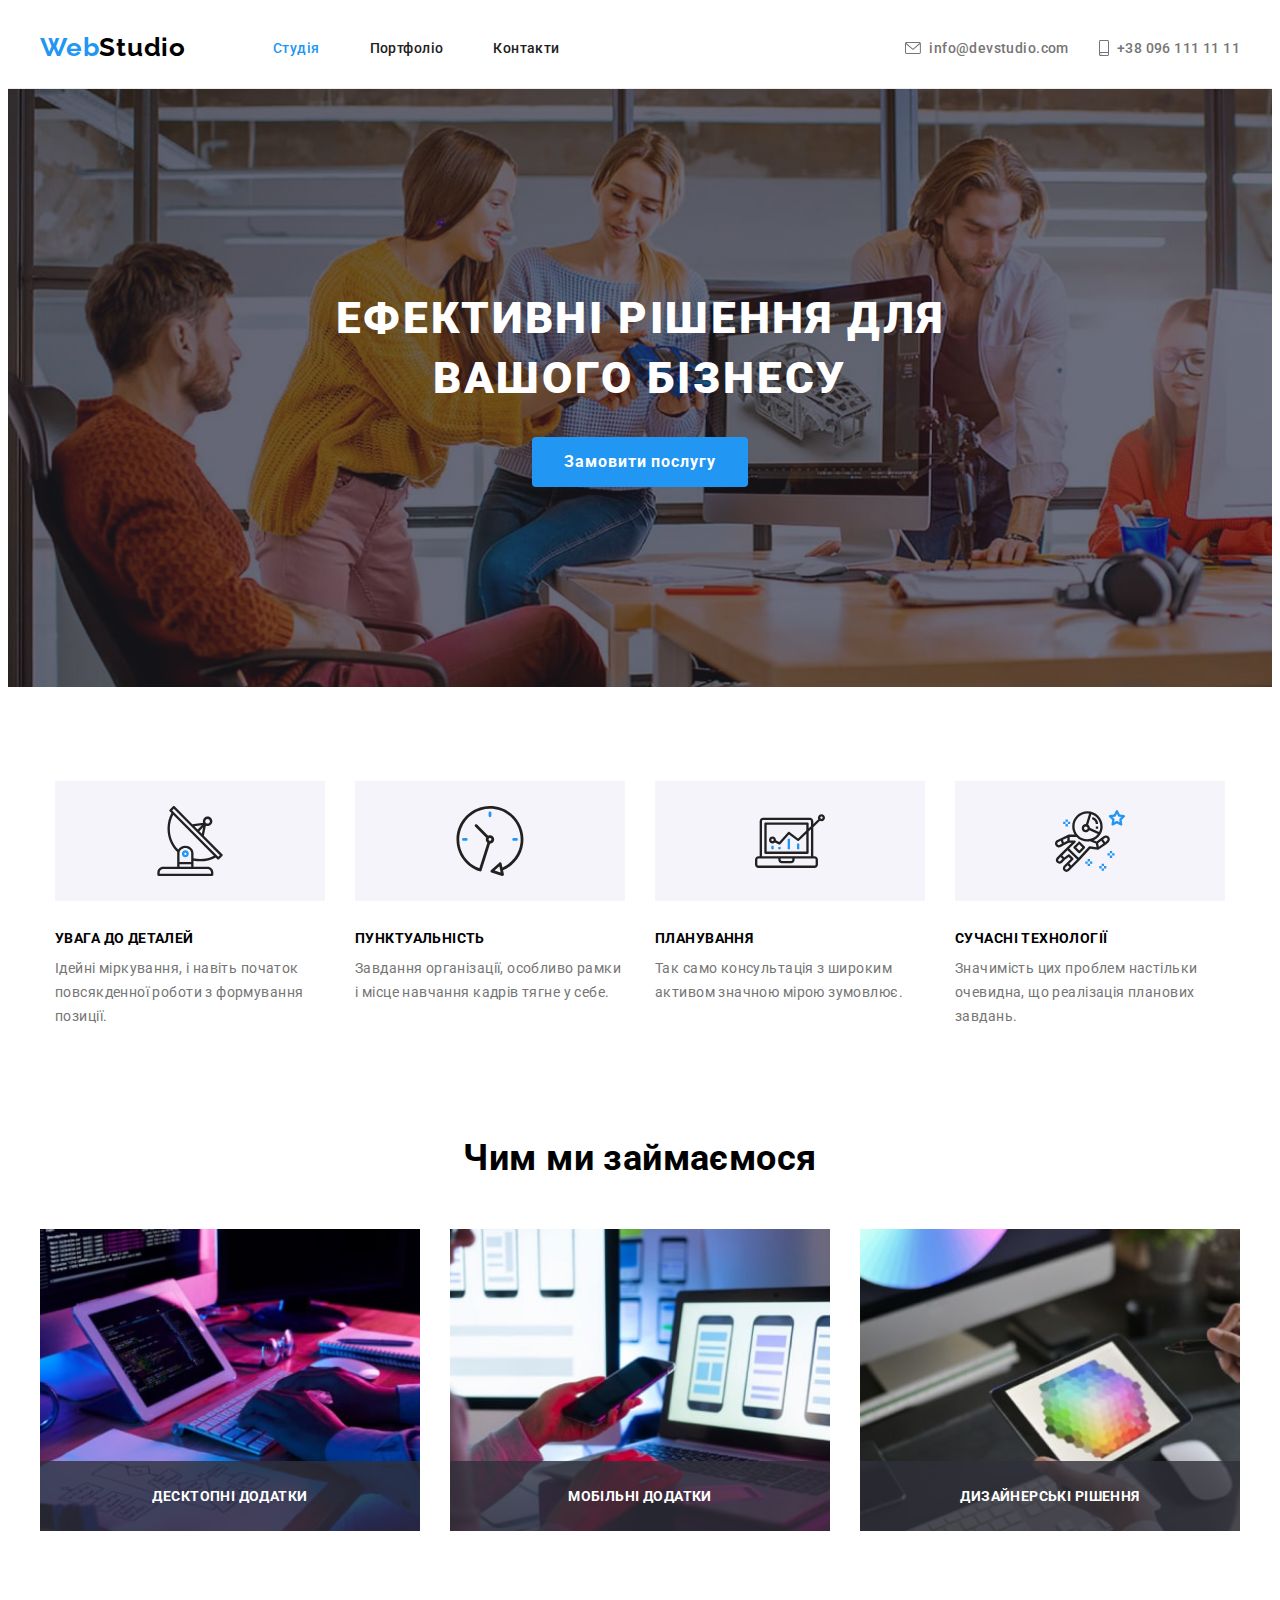
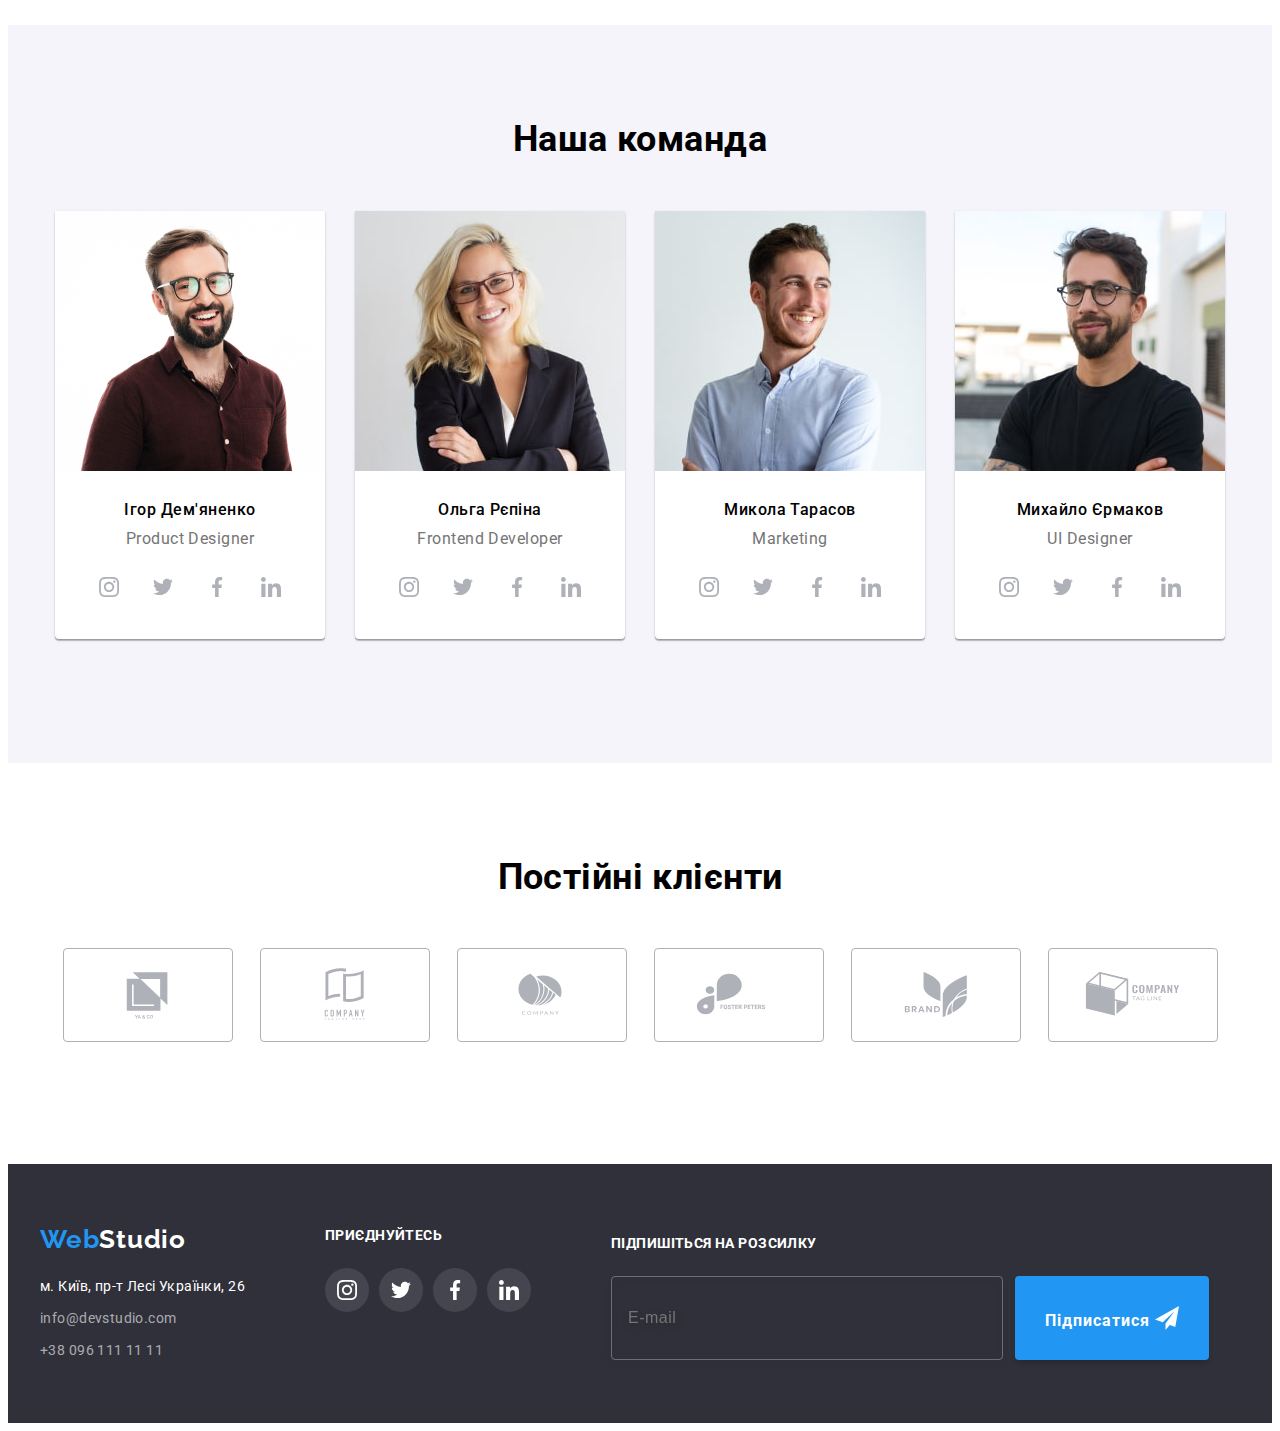
<file: index.html>
<!DOCTYPE html>
<html lang="uk">
  <head>
    <meta charset="UTF-8" />
    <meta http-equiv="X-UA-Compatible" content="IE=edge" />
    <meta name="viewport" content="width=device-width, initial-scale=1.0" />
    <link rel="preconnect" href="https://fonts.googleapis.com" />
    <link rel="preconnect" href="https://fonts.gstatic.com" crossorigin />
    <link
      href="https://fonts.googleapis.com/css2?family=Raleway:wght@700;900&family=Roboto:wght@400;500;700;900&display=swap"
      rel="stylesheet"
    />
    <link
      rel="stylesheet"
      href="https://cdnjs.cloudflare.com/ajax/libs/modern-normalize/1.1.0/modern-normalize.min.css"
      integrity="sha512-wpPYUAdjBVSE4KJnH1VR1HeZfpl1ub8YT/NKx4PuQ5NmX2tKuGu6U/JRp5y+Y8XG2tV+wKQpNHVUX03MfMFn9Q=="
      crossorigin="anonymous"
      referrerpolicy="no-referrer"
    />
    <!-- <link rel="stylesheet" href="./css/style.css" /> -->
    <!-- <link rel="stylesheet" href="./css/main.css" /> -->
    <!-- <link rel="stylesheet" href="./sass/main.scss" /> -->
    <link rel="stylesheet" href="./css/main.min.css" />
    <title>Document</title>
  </head>
  <body>
    <!-- Header -->
    <header class="header">
      <div class="container header-container">
        <nav class="navigation">
          <a class="logo link" href="" lang="en"
            >Web<span class="logo-dark">Studio</span>
          </a>
          <ul class="nav list">
            <li class="nav__item">
              <a class="nav__link link active" href="./index.html">Студія</a>
            </li>
            <li class="nav__item">
              <a class="nav__link link" href="./portfolio.html"> Портфоліо</a>
            </li>
            <li class="nav__item">
              <a class="nav__link link" href="">Контакти</a>
            </li>
          </ul>
        </nav>
        <ul class="contacts-header list">
          <li class="contacts-header__item">
            <a
              class="contacts-header__mail link"
              href="mailto:info@devstudio.com"
            >
              <svg class="contacts-header__mail-icon" width="16" height="12">
                <use
                  href="./images/svg/symbol-defs.svg#icon-envelope-hover"
                ></use>
              </svg>
              info@devstudio.com</a
            >
          </li>
          <li class="contacts-header__item">
            <a class="contacts-header__number link" href="tel:+380961111111">
              <svg class="contacts-header__number-icon" width="10" height="16">
                <use href="./images/svg/symbol-defs.svg#icon-smartphone"></use>
              </svg>
              +38 096 111 11 11</a
            >
          </li>
        </ul>
        <button type="button" class="mobile-menu-btn js-open-menu">
          <svg class="burger-menu" width="24px" height="16px">
            <use href="./images/svg/symbol-defs.svg#burger-menu-icon"></use>
          </svg>
        </button>
      </div>

      <div class="mobile-menu js-menu-container">
        <div class="container mobile-menu__container">
          <button type="button" class="mobile-menu__closed-btn js-close-menu">
            <svg class="mobile-menu__closed-icon" width="40" height="40">
              <use href="./images/svg/symbol-defs.svg#icon-close"></use>
            </svg>
          </button>
          <ul class="nav-element list">
            <li class="nav-item">
              <a class="nav-link active" href="./index.html">Студія</a>
            </li>
            <li class="nav-item">
              <a class="nav-link" href="./portfolio.html">Портфоліо</a>
            </li>
            <li class="nav-item"><a class="nav-link" href="">Контакти</a></li>
          </ul>
          <ul class="contact-information list">
            <li class="contact-information__item">
              <a class="contact-information__number" href="tel:+380961111111"
                >+38 096 111 11 11</a
              >
            </li>
            <li class="contact-information__item">
              <a
                class="contact-information__mail"
                href="mailto:info@devstudio.com"
                >info@devstudio.com</a
              >
            </li>
          </ul>
          <ul class="social-list-menu list">
            <li class="social-list-menu__item">
              <a class="social-list-menu__link" href="">Instagram</a>
            </li>
            <li class="social-list-menu__item">
              <a class="social-list-menu__link" href="">Twitter</a>
            </li>
            <li class="social-list-menu__item">
              <a class="social-list-menu__link" href="">Facebook</a>
            </li>
            <li class="social-list-menu__item">
              <a class="social-list-menu__link" href="">LinkedIn</a>
            </li>
          </ul>
        </div>
      </div>
    </header>
    <main class="main">
      <!-- Main-banner -->
      <section class="main-banner">
        <div class="container">
          <h1 class="main-title">
            Ефективні рішення для <br />
            вашого бізнесу
          </h1>
          <button class="main-button" type="button" data-modal-open>
            Замовити послугу
          </button>
        </div>
      </section>

      <!-- main-list -->
      <section class="main-list">
        <div class="container">
          <h2 class="visually-hidden">Особливості бізнесу</h2>
          <ul class="main-list__list-page list">
            <li class="main-list__item-page">
              <div class="main-list__item-page-bg">
                <svg class="main-list__item-page-svg">
                  <use
                    href="./images/svg/symbol-defs.svg#icon-antenna-1-1-1"
                  ></use>
                </svg>
              </div>
              <h3 class="title-page">УВАГА ДО ДЕТАЛЕЙ</h3>
              <p class="desc-page">
                Ідейні міркування, і навіть початок повсякденної роботи з
                формування позиції.
              </p>
            </li>
            <li class="main-list__item-page">
              <div class="main-list__item-page-bg">
                <svg class="main-list__item-page-svg">
                  <use href="./images/svg/symbol-defs.svg#icon-clock-1 "></use>
                </svg>
              </div>
              <h3 class="title-page">ПУНКТУАЛЬНІСТЬ</h3>
              <p class="desc-page">
                Завдання організації, особливо рамки і місце навчання кадрів
                тягне у себе.
              </p>
            </li>
            <li class="main-list__item-page">
              <div class="main-list__item-page-bg">
                <svg class="main-list__item-page-svg">
                  <use href="./images/svg/symbol-defs.svg#icon-diagram-1"></use>
                </svg>
              </div>
              <h3 class="title-page">ПЛАНУВАННЯ</h3>
              <p class="desc-page">
                Так само консультація з широким активом значною мірою зумовлює.
              </p>
            </li>
            <li class="main-list__item-page">
              <div class="main-list__item-page-bg">
                <svg class="main-list__item-page-svg">
                  <use
                    href="./images/svg/symbol-defs.svg#icon-astronaut-1-1"
                  ></use>
                </svg>
              </div>
              <h3 class="title-page">СУЧАСНІ ТЕХНОЛОГІЇ</h3>
              <p class="desc-page">
                Значимість цих проблем настільки очевидна, що реалізація
                планових завдань.
              </p>
            </li>
          </ul>
        </div>
      </section>
      <!-- Works -->
      <section class="works section">
        <div class="container">
          <h2 class="title-works title-section">Чим ми займаємося</h2>
          <ul class="works__list list">
            <li class="works__item">
              <picture>
                <source
                  srcset="
                    ./images/works/work-1-min.jpg            1x,
                    ./images/works/work-1-desktop@2x-min.jpg 2x
                  "
                  media="(min-width:1200px)"
                />

                <img
                  src="./images/works/work-1-min.jpg"
                  alt="Продукт дизайнер"
                  width="450"
                  class="team-img team-person-1"
                />
              </picture>
              <p class="works__text">Десктопні додатки</p>
            </li>
            <li class="works__item">
              <picture>
                <source
                  srcset="
                    ./images/works/work-2-min.jpg            1x,
                    ./images/works/work-2-desktop@2x-min.jpg 2x
                  "
                  media="(min-width:1200px)"
                />

                <img
                  src="./images/works/work-2-min.jpg"
                  alt="Продукт дизайнер"
                  width="450"
                  class="team-img team-person-1"
                />
              </picture>
              <p class="works__text">Мобільні додатки</p>
            </li>
            <li class="works__item">
              <picture>
                <source
                  srcset="
                    ./images/works/work-3-min.jpg            1x,
                    ./images/works/work-3-desktop@2x-min.jpg 2x
                  "
                  media="(min-width:1200px)"
                />

                <img
                  src="./images/works/work-3-min.jpg"
                  alt="Продукт дизайнер"
                  width="450"
                  class="team-img team-person-1"
                />
              </picture>
              <p class="works__text">Дизайнерські рішення</p>
            </li>
          </ul>
        </div>
      </section>
      <!-- Team -->
      <section class="team section">
        <div class="container">
          <h2 class="team-title title-section">Наша команда</h2>
          <ul class="team-list list">
            <li class="team-item">
              <picture>
                <source
                  srcset="
                    ./images/comand/pr-designer-desktop@1x.jpg    1x,
                    ./images/comand/pr-designer-desktop@1x@2x.jpg 2x
                  "
                  media="(min-width:1200px)"
                />

                <source
                  srcset="
                    ./images/comand/pr-designer-tablet@1x.jpg-min.jpg 1x,
                    ./images/comand/pr-designer-tablet@2x.jpg-min.jpg 2x
                  "
                  media="(min-width:768px)"
                />
                <source
                  srcset="
                    ./images/comand/pr-designer-mobile@1x.jpg-min.jpg 1x,
                    ./images/comand/pr-designer-mobile@2x.jpg-min.jpg 2x
                  "
                  media="(min-width:320px)"
                />
                <img
                  src="./images/comand/pr-designer-min.jpg"
                  alt="Продукт дизайнер"
                  width="450"
                  class="team-img team-person-1"
                />
              </picture>

              <div class="team-content">
                <h3 class="team-name">Ігор Дем'яненко</h3>
                <p class="team-person">Product Designer</p>
                <ul class="social-list list">
                  <li class="social-list-item">
                    <a href="" class="social-list-link">
                      <svg class="social-list-icon" width="20" height="20">
                        <use
                          href="./images/svg/symbol-defs.svg#icon-instagram-2"
                          width="20"
                        ></use>
                      </svg>
                    </a>
                  </li>
                  <li class="social-list-item">
                    <a href="" class="social-list-link">
                      <svg class="social-list-icon" width="20" height="20">
                        <use
                          href="./images/svg/symbol-defs.svg#icon-twitter-1"
                          width="20"
                        ></use>
                      </svg>
                    </a>
                  </li>
                  <li class="social-list-item">
                    <a href="" class="social-list-link">
                      <svg class="social-list-icon" width="20" height="20">
                        <use
                          href="./images/svg/symbol-defs.svg#icon-facebook-1"
                          width="20"
                        ></use>
                      </svg>
                    </a>
                  </li>
                  <li class="social-list-item">
                    <a href="" class="social-list-link">
                      <svg class="social-list-icon" width="20" height="20">
                        <use
                          href="./images/svg/symbol-defs.svg#icon-linkedin-1"
                          width="20"
                        ></use>
                      </svg>
                    </a>
                  </li>
                </ul>
              </div>
            </li>
            <li class="team-item">
              <picture>
                <source
                  srcset="
                    ./images/comand/pr-developer-desktop@1x-min.jpg 1x,
                    ./images/comand/pr-developer-desktop@2x-min.jpg 2x
                  "
                  media="(min-width:1200px)"
                />

                <source
                  srcset="
                    ./images/comand/pr-developer-tablet@1x.jpg-min.jpg 1x,
                    ./images/comand/pr-developer-tablet@2x.jpg-min.jpg 2x
                  "
                  media="(min-width:768px)"
                />
                <source
                  srcset="
                    ./images/comand/pr-developer-mobile@1x.jpg-min.jpg 1x,
                    ./images/comand/pr-developer-mobile@2x.jpg-min.jpg 2x
                  "
                  media="(min-width:320px)"
                />
                <img
                  src="./images/comand/developer-min.jpg"
                  alt="Продукт дизайнер"
                  width="450"
                  class="team-img team-person-1"
                />
              </picture>
              <div class="team-content">
                <h3 class="team-name">Ольга Рєпіна</h3>
                <p class="team-person">Frontend Developer</p>
                <ul class="social-list list">
                  <li class="social-list-item">
                    <a href="" class="social-list-link">
                      <svg class="social-list-icon" width="20" height="20">
                        <use
                          href="./images/svg/symbol-defs.svg#icon-instagram-2"
                          width="20"
                        ></use>
                      </svg>
                    </a>
                  </li>
                  <li class="social-list-item">
                    <a href="" class="social-list-link">
                      <svg class="social-list-icon" width="20" height="20">
                        <use
                          href="./images/svg/symbol-defs.svg#icon-twitter-1"
                          width="20"
                        ></use>
                      </svg>
                    </a>
                  </li>
                  <li class="social-list-item">
                    <a href="" class="social-list-link">
                      <svg class="social-list-icon" width="20" height="20">
                        <use
                          href="./images/svg/symbol-defs.svg#icon-facebook-1"
                          width="20"
                        ></use>
                      </svg>
                    </a>
                  </li>
                  <li class="social-list-item">
                    <a href="" class="social-list-link">
                      <svg class="social-list-icon" width="20" height="20">
                        <use
                          href="./images/svg/symbol-defs.svg#icon-linkedin-1"
                          width="20"
                        ></use>
                      </svg>
                    </a>
                  </li>
                </ul>
              </div>
            </li>
            <li class="team-item">
              <picture>
                <source
                  srcset="
                    ./images/comand/pr-marketing-desktop@1x-min.jpg 1x,
                    ./images/comand/pr-marketing-desktop@2x-min.jpg 2x
                  "
                  media="(min-width:1200px)"
                />

                <source
                  srcset="
                    ./images/comand/pr-marketing-tablet@1x.jpg-min.jpg 1x,
                    ./images/comand/pr-marketing-tablet@2x.jpg-min.jpg 2x
                  "
                  media="(min-width:768px)"
                />
                <source
                  srcset="
                    ./images/comand/pr-marketing-mobile@1x.jpg-min.jpg 1x,
                    ./images/comand/pr-marketing-mobile@2x.jpg-min.jpg 2x
                  "
                  media="(min-width:320px)"
                />
                <img
                  src="./images/comand/marketing-min.jpg"
                  alt="Продукт дизайнер"
                  width="450"
                  class="team-img team-person-1"
                />
              </picture>
              <div class="team-content">
                <h3 class="team-name">Микола Тарасов</h3>
                <p class="team-person">Marketing</p>
                <ul class="social-list list">
                  <li class="social-list-item">
                    <a href="" class="social-list-link">
                      <svg class="social-list-icon" width="20" height="20">
                        <use
                          href="./images/svg/symbol-defs.svg#icon-instagram-2"
                          width="20"
                        ></use>
                      </svg>
                    </a>
                  </li>
                  <li class="social-list-item">
                    <a href="" class="social-list-link">
                      <svg class="social-list-icon" width="20" height="20">
                        <use
                          href="./images/svg/symbol-defs.svg#icon-twitter-1"
                          width="20"
                        ></use>
                      </svg>
                    </a>
                  </li>
                  <li class="social-list-item">
                    <a href="" class="social-list-link">
                      <svg class="social-list-icon" width="20" height="20">
                        <use
                          href="./images/svg/symbol-defs.svg#icon-facebook-1"
                          width="20"
                        ></use>
                      </svg>
                    </a>
                  </li>
                  <li class="social-list-item">
                    <a href="" class="social-list-link">
                      <svg class="social-list-icon" width="20" height="20">
                        <use
                          href="./images/svg/symbol-defs.svg#icon-linkedin-1"
                          width="20"
                        ></use>
                      </svg>
                    </a>
                  </li>
                </ul>
              </div>
            </li>
            <li class="team-item">
              <picture>
                <source
                  srcset="
                    ./images/comand/ui-designer-desktop@1x-min.jpg 1x,
                    ./images/comand/ui-designer-desktop@2x-min.jpg 2x
                  "
                  media="(min-width:1200px)"
                />

                <source
                  srcset="
                    ./images/comand/ui-deinger-tabletx1.jpg.jpg 1x,
                    ./images/comand/ui-deinger-tabletx2.jpg.jpg 2x
                  "
                  media="(min-width:768px)"
                />
                <source
                  srcset="
                    ./images/comand/ui-designer-mobilex1.jpg.jpg 1x,
                    ./images/comand/ui-designer-mobilex1.jpg.jpg 2x
                  "
                  media="(min-width:320px)"
                />
                <img
                  src="./images/comand/ui-designer-min.jpg"
                  alt="Продукт дизайнер"
                  width="450"
                  class="team-img team-person-1"
                />
              </picture>
              <div class="team-content">
                <h3 class="team-name">Михайло Єрмаков</h3>
                <p class="team-person">UI Designer</p>
                <ul class="social-list list">
                  <li class="social-list-item">
                    <a href="" class="social-list-link">
                      <svg class="social-list-icon" width="20" height="20">
                        <use
                          href="./images/svg/symbol-defs.svg#icon-instagram-2"
                          width="20"
                        ></use>
                      </svg>
                    </a>
                  </li>
                  <li class="social-list-item">
                    <a href="" class="social-list-link">
                      <svg class="social-list-icon" width="20" height="20">
                        <use
                          href="./images/svg/symbol-defs.svg#icon-twitter-1"
                          width="20"
                        ></use>
                      </svg>
                    </a>
                  </li>
                  <li class="social-list-item">
                    <a href="" class="social-list-link">
                      <svg class="social-list-icon" width="20" height="20">
                        <use
                          href="./images/svg/symbol-defs.svg#icon-facebook-1"
                          width="20"
                        ></use>
                      </svg>
                    </a>
                  </li>
                  <li class="social-list-item">
                    <a href="" class="social-list-link">
                      <svg class="social-list-icon" width="20" height="20">
                        <use
                          href="./images/svg/symbol-defs.svg#icon-linkedin-1"
                          width="20"
                        ></use>
                      </svg>
                    </a>
                  </li>
                </ul>
              </div>
            </li>
          </ul>
        </div>
      </section>
      <section class="partner section">
        <div class="container">
          <h2 class="partner-title title-section">Постійні клієнти</h2>
          <ul class="partner-list list">
            <li class="partner-list-item">
              <a href="" class="partner-list-link">
                <svg class="partner-list-icon" width="106" height="60">
                  <use href="images/svg/symbol-defs.svg#icon-Logo-6 "></use>
                </svg>
              </a>
            </li>
            <li class="partner-list-item">
              <a href="" class="partner-list-link">
                <svg class="partner-list-icon" width="106" height="60">
                  <use href="images/svg/symbol-defs.svg#icon-Logo-1-1 "></use>
                </svg>
              </a>
            </li>
            <li class="partner-list-item">
              <a href="" class="partner-list-link">
                <svg class="partner-list-icon" width="106" height="60">
                  <use href="images/svg/symbol-defs.svg#icon-Logo-2-1 "></use>
                </svg>
              </a>
            </li>
            <li class="partner-list-item">
              <a href="" class="partner-list-link">
                <svg class="partner-list-icon" width="106" height="60">
                  <use href="images/svg/symbol-defs.svg#icon-Logo-3-1 "></use>
                </svg>
              </a>
            </li>
            <li class="partner-list-item">
              <a href="" class="partner-list-link">
                <svg class="partner-list-icon" width="106" height="60">
                  <use href="images/svg/symbol-defs.svg#icon-Logo-4-1 "></use>
                </svg>
              </a>
            </li>
            <li class="partner-list-item">
              <a href="" class="partner-list-link">
                <svg class="partner-list-icon" width="106" height="60">
                  <use href="images/svg/symbol-defs.svg#icon-Logo-5-1 "></use>
                </svg>
              </a>
            </li>
          </ul>
        </div>
      </section>
    </main>
    <!-- Footer -->
    <footer class="footer">
      <div class="container">
        <div class="footer-list">
          <div class="footer-block">
            <div class="footer-item">
              <a class="logo link" href="" lang="en"
                >Web<span class="logo-light">Studio</span></a
              >
              <address class="address">
                <ul class="address-list list">
                  <li class="address-item">
                    <a
                      class="address-link addres-street"
                      href="https://goo.gl/maps/nNuL6ZfspfBwPJXE8"
                      target="_blank"
                      >м. Київ, пр-т Лесі Українки, 26</a
                    >
                  </li>
                  <li class="address-item">
                    <a class="address-link" href="mailto:info@devstudio.com"
                      >info@devstudio.com</a
                    >
                  </li>
                  <li class="address-item">
                    <a class="address-link" href="tel:+380961111111"
                      >+38 096 111 11 11</a
                    >
                  </li>
                </ul>
              </address>
            </div>
            <div class="footer-social">
              <p class="social-text">приєднуйтесь</p>
              <ul class="footer-social-list list">
                <li class="footer-social-item">
                  <a href="" class="footer-social-link">
                    <svg class="footer-social-icon" width="20" height="20">
                      <use
                        href="./images/svg/symbol-defs.svg#icon-instagram-2"
                      ></use>
                    </svg>
                  </a>
                </li>
                <li class="footer-social-item">
                  <a href="" class="footer-social-link">
                    <svg class="footer-social-icon" width="20" height="20">
                      <use
                        href="./images/svg/symbol-defs.svg#icon-twitter-1"
                      ></use>
                    </svg>
                  </a>
                </li>
                <li class="footer-social-item">
                  <a href="" class="footer-social-link">
                    <svg class="footer-social-icon" width="20" height="20">
                      <use
                        href="./images/svg/symbol-defs.svg#icon-facebook-1"
                      ></use>
                    </svg>
                  </a>
                </li>
                <li class="footer-social-item">
                  <a href="" class="footer-social-link">
                    <svg class="footer-social-icon" width="20" height="20">
                      <use
                        href="./images/svg/symbol-defs.svg#icon-linkedin-1"
                      ></use>
                    </svg>
                  </a>
                </li>
              </ul>
            </div>
          </div>
          <div class="footer-email">
            <p class="email-text">Підпишіться на розсилку</p>
            <form class="email-input-form">
              <input type="text" placeholder="E-mail" />
              <button type="submit" class="btn-footer-input">
                Підписатися
                <svg class="email-button-telegram" width="24" height="24">
                  <use href="./images/svg/symbol-defs.svg#icon-icon-send"></use>
                </svg>
              </button>
            </form>
          </div>
        </div>
      </div>
    </footer>
    <div class="backdrop is-hidden" data-modal>
      <div class="modal">
        <button type="button" class="modal-close-btn" data-modal-close>
          <svg class="modal-close" width="18" height="18">
            <use href="./images/svg/symbol-defs.svg#icon-close"></use>
          </svg>
        </button>
        <form class="contacts-form">
          <p class="modal-title">Залиште свої дані, ми вам передзвонимо</p>
          <label class="contacts-form-field">
            <span class="contacts-form-field-wrapper">
              <span class="user">Ім'я</span>
              <input
                name="user-name"
                class="contact-field-name contact-field"
              />
              <svg class="contacts-form-icon" width="18" height="18">
                <use
                  href="./images/svg/symbol-defs.svg#icon-person-black"
                ></use>
              </svg>
            </span>
          </label>
          <label class="contacts-form-field">
            <span class="contacts-form-field-wrapper">
              <span class="user">Телефон</span>
              <input
                name="user-name"
                class="contact-field-phone contact-field"
              />
              <svg class="contacts-form-icon" width="18" height="18">
                <use href="./images/svg/symbol-defs.svg#icon-phone-black"></use>
              </svg>
            </span>
          </label>
          <label class="contacts-form-field">
            <span class="contacts-form-field-wrapper">
              <span class="user">Пошта</span>
              <input
                name="user-name"
                class="contact-field-mail contact-field"
              />
              <svg class="contacts-form-icon" width="18" height="18">
                <use href="./images/svg/symbol-defs.svg#icon-email-black"></use>
              </svg>
            </span>
          </label>
          <span class="contacts-form-message-wrapper">
            <span class="user">Коментар</span>
            <textarea
              name="user-message"
              class="contact-field-message contact-field"
              placeholder="Введіть текст"
            ></textarea>
          </span>
          <div class="contact-form-text">
            <input
              type="checkbox"
              id="check"
              class="contact-form-text-desc visually-hidden"
            />
            <label class="contact-form-text-info" for="check">
              <span>
                Погоджуюся з розсилкою та приймаю&nbsp;<a
                  href="#"
                  class="contacts-form-link"
                  >Умови договору</a
                >
              </span>
            </label>
          </div>
          <button type="submit" class="contacts-form-btn">Відправити</button>
        </form>
      </div>
    </div>
    <script src="./js/modal.js"></script>
    <script src="./js/mobile_menu.js"></script>
  </body>
</html>
</file>
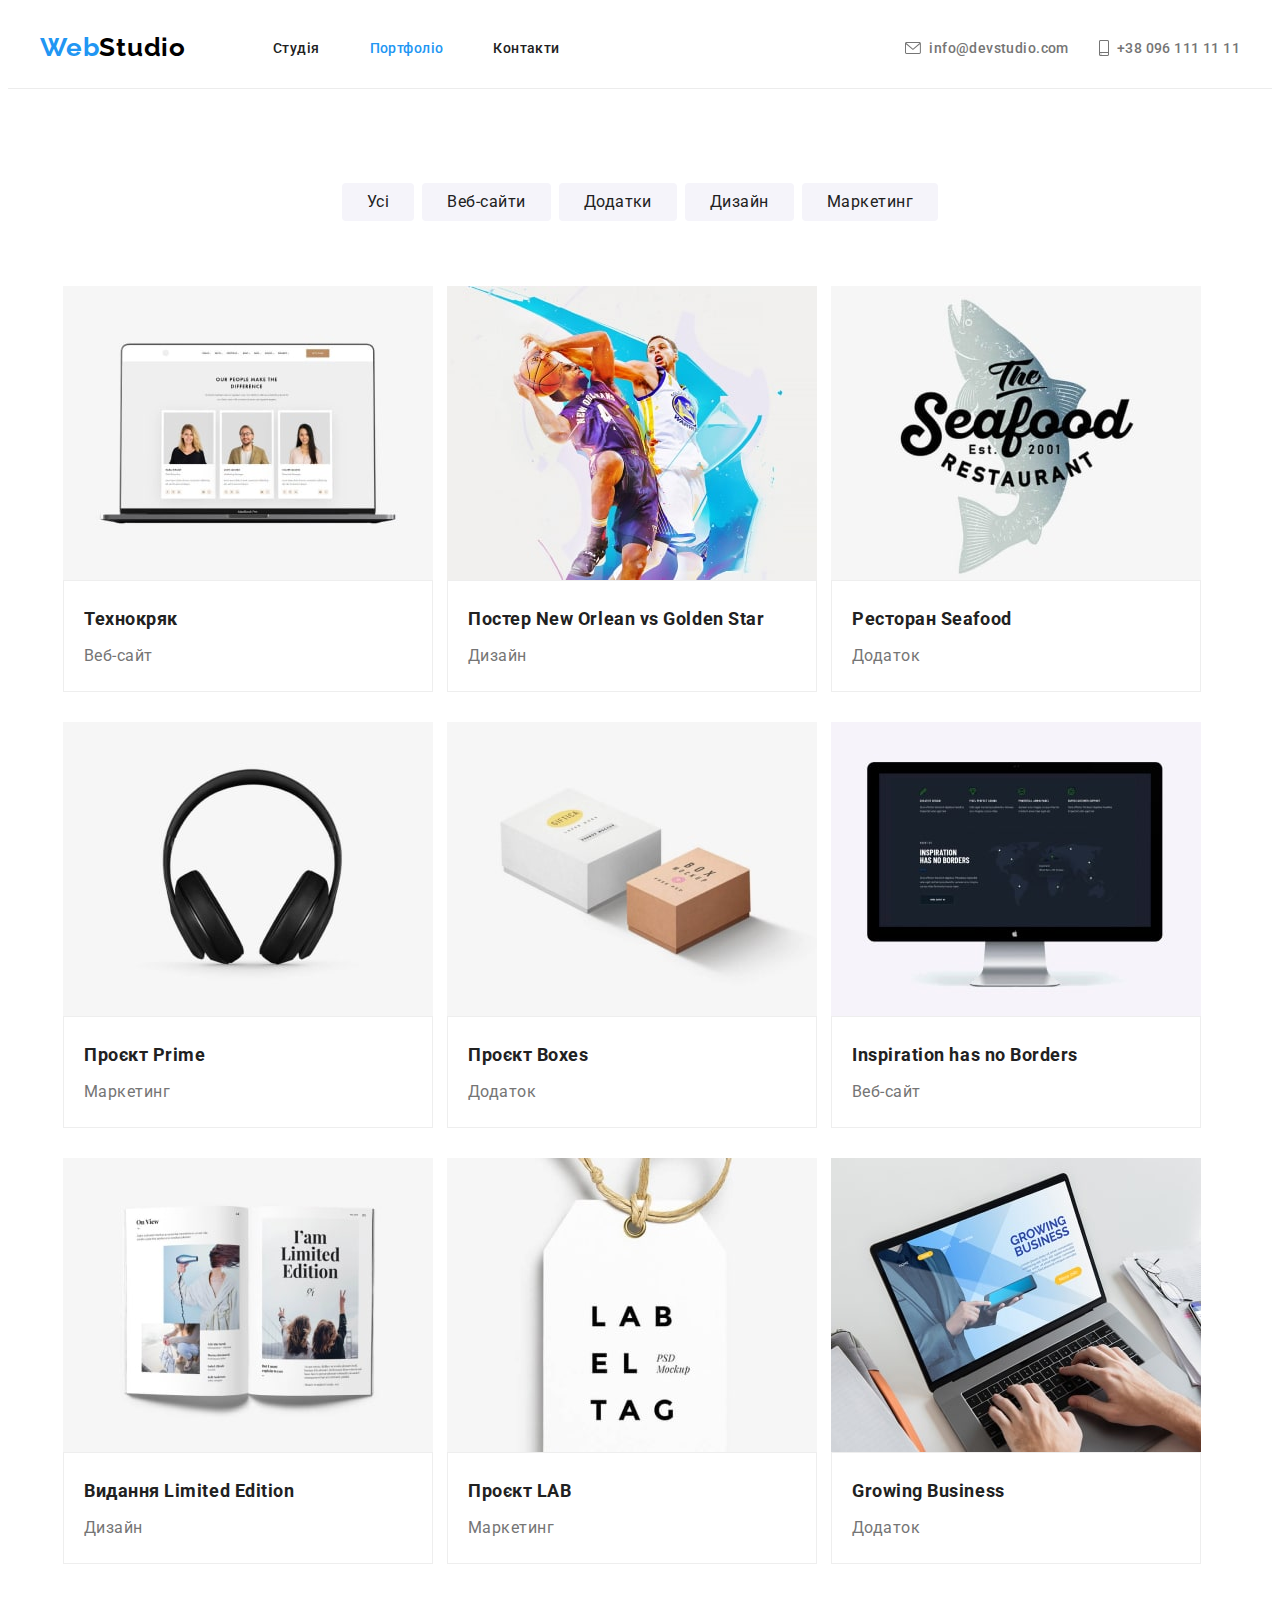
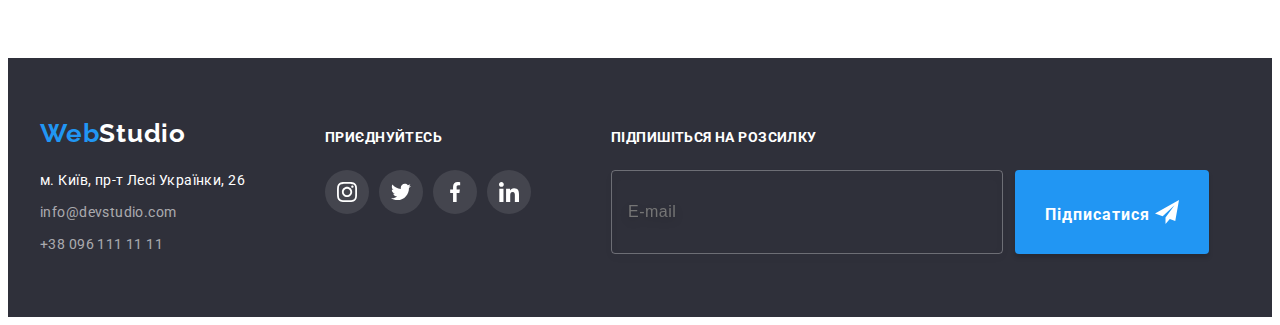
<file: portfolio.html>
<!DOCTYPE html>
<html lang="uk">
  <head>
    <meta charset="UTF-8" />
    <meta http-equiv="X-UA-Compatible" content="IE=edge" />
    <meta name="viewport" content="width=device-width, initial-scale=1.0" />
    <link rel="preconnect" href="https://fonts.googleapis.com" />
    <link rel="preconnect" href="https://fonts.gstatic.com" crossorigin />
    <link
      href="https://fonts.googleapis.com/css2?family=Raleway:wght@700;900&family=Roboto:wght@400;500;700;900&display=swap"
      rel="stylesheet"
    />
    <link
      rel="stylesheet"
      href="https://cdnjs.cloudflare.com/ajax/libs/modern-normalize/1.1.0/modern-normalize.min.css"
      integrity="sha512-wpPYUAdjBVSE4KJnH1VR1HeZfpl1ub8YT/NKx4PuQ5NmX2tKuGu6U/JRp5y+Y8XG2tV+wKQpNHVUX03MfMFn9Q=="
      crossorigin="anonymous"
      referrerpolicy="no-referrer"
    />
    <!-- <link rel="stylesheet" href="./css/style.css" /> -->
    <!-- <link rel="stylesheet" href="./css/main.css"> -->
    <link rel="stylesheet" href="./css/main.min.css" />
    <title>Document</title>
  </head>
  <body>
    <!-- Header -->
    <header class="header">
      <div class="container header-container">
        <nav class="navigation">
          <a class="logo link" href="" lang="en"
            >Web<span class="logo-dark">Studio</span>
          </a>
          <ul class="nav list">
            <li class="nav__item">
              <a class="nav__link link" href="./index.html">Студія</a>
            </li>
            <li class="nav__item">
              <a class="nav__link link active" href="./portfolio.html">
                Портфоліо</a
              >
            </li>
            <li class="nav__item">
              <a class="nav__link link" href="">Контакти</a>
            </li>
          </ul>
        </nav>
        <ul class="contacts-header list">
          <li class="contacts-header__item">
            <a
              class="contacts-header__mail link"
              href="mailto:info@devstudio.com"
            >
              <svg class="contacts-header__mail-icon" width="16" height="12">
                <use
                  href="./images/svg/symbol-defs.svg#icon-envelope-hover"
                ></use>
              </svg>
              info@devstudio.com</a
            >
          </li>
          <li class="contacts-header__item">
            <a class="contacts-header__number link" href="tel:+380961111111">
              <svg class="contacts-header__number-icon" width="10" height="16">
                <use href="./images/svg/symbol-defs.svg#icon-smartphone"></use>
              </svg>
              +38 096 111 11 11</a
            >
          </li>
        </ul>
        <button type="button" class="mobile-menu-btn js-open-menu">
          <svg class="burger-menu" width="24px" height="16px">
            <use href="./images/svg/symbol-defs.svg#burger-menu-icon"></use>
          </svg>
        </button>
      </div>

      <div class="mobile-menu js-menu-container">
        <div class="container mobile-menu__container">
          <button type="button" class="mobile-menu__closed-btn js-close-menu">
            <svg class="mobile-menu__closed-icon" width="40" height="40">
              <use href="./images/svg/symbol-defs.svg#icon-close"></use>
            </svg>
          </button>
          <ul class="nav-element list">
            <li class="nav-item">
              <a class="nav-link" href="./index.html">Студія</a>
            </li>
            <li class="nav-item">
              <a class="nav-link active" href="./portfolio.html">Портфоліо</a>
            </li>
            <li class="nav-item"><a class="nav-link" href="">Контакти</a></li>
          </ul>
          <ul class="contact-information list">
            <li class="contact-information__item">
              <a class="contact-information__number" href="tel:+380961111111"
                >+38 096 111 11 11</a
              >
            </li>
            <li class="contact-information__item">
              <a
                class="contact-information__mail"
                href="mailto:info@devstudio.com"
                >info@devstudio.com</a
              >
            </li>
          </ul>
          <ul class="social-list-menu list">
            <li class="social-list-menu__item">
              <a class="social-list-menu__link" href="">Instagram</a>
            </li>
            <li class="social-list-menu__item">
              <a class="social-list-menu__link" href="">Twitter</a>
            </li>
            <li class="social-list-menu__item">
              <a class="social-list-menu__link" href="">Facebook</a>
            </li>
            <li class="social-list-menu__item">
              <a class="social-list-menu__link" href="">LinkedIn</a>
            </li>
          </ul>
        </div>
      </div>
    </header>
    <!-- Main -->
    <main class="main">
      <section class="content-portfolio section">
        <h1 class="visually-hidden">Portfolio</h1>
        <div class="container">
          <ul class="filter-list list">
            <li class="filter-item"><button type="button">Усі</button></li>
            <li class="filter-item">
              <button type="button">Веб-сайти</button>
            </li>
            <li class="filter-item"><button type="button">Додатки</button></li>
            <li class="filter-item"><button type="button">Дизайн</button></li>
            <li class="filter-item">
              <button type="button">Маркетинг</button>
            </li>
          </ul>
          <ul class="portfolio-list">
            <li class="portfolio-item list">
              <a href="" class="portfolio-link link">
                <div class="portfolio-wrapper">
                  <p class="portfolio-text-description">
                    Ресурс пропонує комплексні пропозиції з різним рівнем
                    функціоналу та сервісів. Все це дозволить відвідувачу
                    отримати вичерпні відомості про компанію чи приватну особу.
                  </p>
                  <img
                    class="portfolio-img portfolio-img-1"
                    src="./images/portfolio/img-min.jpg"
                    alt="відкритий ноутбук"
                    width="370"
                  />
                </div>
                <div class="portfolio-content">
                  <h2 class="portfolio-title">Технокряк</h2>
                  <p class="portfolio-text">Веб-сайт</p>
                </div>
              </a>
            </li>
            <li class="portfolio-item list">
              <a href="" class="portfolio-link link">
                <div class="portfolio-wrapper">
                  <p class="portfolio-text-description">
                    Ресурс пропонує комплексні пропозиції з різним рівнем
                    функціоналу та сервісів. Все це дозволить відвідувачу
                    отримати вичерпні відомості про компанію чи приватну особу.
                  </p>
                  <img
                    class="portfolio-img portfolio-img-2"
                    src="./images/portfolio/img(1)-min.jpg"
                    alt="два баскетболіста"
                    width="370"
                  />
                </div>
                <div class="portfolio-content">
                  <h2 class="portfolio-title">
                    Постер <span lang="en">New Orlean vs Golden Star</span>
                  </h2>
                  <p class="portfolio-text">Дизайн</p>
                </div>
              </a>
            </li>
            <li class="portfolio-item list">
              <a href="" class="portfolio-link link">
                <div class="portfolio-wrapper">
                  <p class="portfolio-text-description">
                    Ресурс пропонує комплексні пропозиції з різним рівнем
                    функціоналу та сервісів. Все це дозволить відвідувачу
                    отримати вичерпні відомості про компанію чи приватну особу.
                  </p>
                  <img
                    class="portfolio-img portfolio-img-3"
                    src="./images/portfolio/img(2)-min.jpg"
                    alt="логотип"
                    width="370"
                  />
                </div>
                <div class="portfolio-content">
                  <h2 class="portfolio-title">
                    Ресторан <span lang="en">Seafood</span>
                  </h2>
                  <p class="portfolio-text">Додаток</p>
                </div>
              </a>
            </li>
            <li class="portfolio-item list">
              <a href="" class="portfolio-link link">
                <div class="portfolio-wrapper">
                  <p class="portfolio-text-description">
                    Ресурс пропонує комплексні пропозиції з різним рівнем
                    функціоналу та сервісів. Все це дозволить відвідувачу
                    отримати вичерпні відомості про компанію чи приватну особу.
                  </p>
                  <img
                    class="portfolio-img portfolio-img-4"
                    src="./images/portfolio/img(3)-min.jpg"
                    alt="навушники"
                    width="370"
                  />
                </div>
                <div class="portfolio-content">
                  <h2 class="portfolio-title">
                    Проєкт <span lang="en">Prime</span>
                  </h2>
                  <p class="portfolio-text">Маркетинг</p>
                </div>
              </a>
            </li>
            <li class="portfolio-item list">
              <a href="" class="portfolio-link link">
                <div class="portfolio-wrapper">
                  <p class="portfolio-text-description">
                    Ресурс пропонує комплексні пропозиції з різним рівнем
                    функціоналу та сервісів. Все це дозволить відвідувачу
                    отримати вичерпні відомості про компанію чи приватну особу.
                  </p>
                  <img
                    class="portfolio-img portfolio-img-5"
                    src="./images/portfolio/img(4)-min.jpg"
                    alt="дві коробки"
                    width="370"
                  />
                </div>
                <div class="portfolio-content">
                  <h2 class="portfolio-title">
                    Проєкт <span lang="en">Boxes</span>
                  </h2>
                  <p class="portfolio-text">Додаток</p>
                </div>
              </a>
            </li>
            <li class="portfolio-item list">
              <a href="" class="portfolio-link link">
                <div class="portfolio-wrapper">
                  <p class="portfolio-text-description">
                    Ресурс пропонує комплексні пропозиції з різним рівнем
                    функціоналу та сервісів. Все це дозволить відвідувачу
                    отримати вичерпні відомості про компанію чи приватну особу.
                  </p>
                  <img
                    class="portfolio-img portfolio-img-6"
                    src="./images/portfolio/img(5)-min.jpg"
                    alt="монітор"
                    width="370"
                  />
                </div>
                <div class="portfolio-content">
                  <h2 class="portfolio-title">
                    <span lang="en">Inspiration has no Borders</span>
                  </h2>
                  <p class="portfolio-text">Веб-сайт</p>
                </div>
              </a>
            </li>
            <li class="portfolio-item list">
              <a href="" class="portfolio-link link">
                <div class="portfolio-wrapper">
                  <p class="portfolio-text-description">
                    Ресурс пропонує комплексні пропозиції з різним рівнем
                    функціоналу та сервісів. Все це дозволить відвідувачу
                    отримати вичерпні відомості про компанію чи приватну особу.
                  </p>
                  <img
                    class="portfolio-img portfolio-img-7"
                    src="./images/portfolio/img(6)-min.jpg"
                    alt="відкрита книга"
                    width="370"
                  />
                </div>
                <div class="portfolio-content">
                  <h2 class="portfolio-title">
                    Видання <span lang="en">Limited Edition</span>
                  </h2>
                  <p class="portfolio-text">Дизайн</p>
                </div>
              </a>
            </li>
            <li class="portfolio-item list">
              <a href="" class="portfolio-link link">
                <div class="portfolio-wrapper">
                  <p class="portfolio-text-description">
                    Ресурс пропонує комплексні пропозиції з різним рівнем
                    функціоналу та сервісів. Все це дозволить відвідувачу
                    отримати вичерпні відомості про компанію чи приватну особу.
                  </p>
                  <img
                    class="portfolio-img portfolio-img-8"
                    src="./images/portfolio/img(7)-min.jpg"
                    alt="ярлик"
                    width="370"
                  />
                </div>
                <div class="portfolio-content">
                  <h2 class="portfolio-title">
                    Проєкт <span lang="en">LAB</span>
                  </h2>
                  <p class="portfolio-text">Маркетинг</p>
                </div>
              </a>
            </li>
            <li class="portfolio-item list">
              <a href="" class="portfolio-link link">
                <div class="portfolio-wrapper">
                  <p class="portfolio-text-description">
                    Ресурс пропонує комплексні пропозиції з різним рівнем
                    функціоналу та сервісів. Все це дозволить відвідувачу
                    отримати вичерпні відомості про компанію чи приватну особу.
                  </p>
                  <img
                    class="portfolio-img portfolio-img-9"
                    src="./images/portfolio/img(8)-min.jpg"
                    alt="відкритий ноутбук"
                    width="370"
                  />
                </div>
                <div class="portfolio-content">
                  <h2 class="portfolio-title">
                    <span lang="en">Growing Business</span>
                  </h2>
                  <p class="portfolio-text">Додаток</p>
                </div>
              </a>
            </li>
          </ul>
        </div>
      </section>
    </main>
    <!-- Footer -->
    <footer class="footer">
      <div class="container">
        <div class="footer-list">
          <div class="footer-item">
            <a class="logo link" href="" lang="en"
              >Web<span class="logo-light">Studio</span></a
            >
            <address class="address">
              <ul class="address-list list">
                <li class="address-item">
                  <a
                    class="address-link addres-street"
                    href="https://goo.gl/maps/nNuL6ZfspfBwPJXE8"
                    target="_blank"
                    >м. Київ, пр-т Лесі Українки, 26</a
                  >
                </li>
                <li class="address-item">
                  <a class="address-link" href="mailto:info@devstudio.com"
                    >info@devstudio.com</a
                  >
                </li>
                <li class="address-item">
                  <a class="address-link" href="tel:+380961111111"
                    >+38 096 111 11 11</a
                  >
                </li>
              </ul>
            </address>
          </div>
          <div class="footer-social">
            <p class="social-text">приєднуйтесь</p>
            <ul class="footer-social-list list">
              <li class="footer-social-item">
                <a href="" class="footer-social-link">
                  <svg class="footer-social-icon" width="20" height="20">
                    <use
                      href="./images/svg/symbol-defs.svg#icon-instagram-2"
                    ></use>
                  </svg>
                </a>
              </li>
              <li class="footer-social-item">
                <a href="" class="footer-social-link">
                  <svg class="footer-social-icon" width="20" height="20">
                    <use
                      href="./images/svg/symbol-defs.svg#icon-twitter-1"
                    ></use>
                  </svg>
                </a>
              </li>
              <li class="footer-social-item">
                <a href="" class="footer-social-link">
                  <svg class="footer-social-icon" width="20" height="20">
                    <use
                      href="./images/svg/symbol-defs.svg#icon-facebook-1"
                    ></use>
                  </svg>
                </a>
              </li>
              <li class="footer-social-item">
                <a href="" class="footer-social-link">
                  <svg class="footer-social-icon" width="20" height="20">
                    <use
                      href="./images/svg/symbol-defs.svg#icon-linkedin-1"
                    ></use>
                  </svg>
                </a>
              </li>
            </ul>
          </div>
          <div class="footer-email">
            <p class="email-text">Підпишіться на розсилку</p>
            <form class="email-input-form">
              <input type="text" placeholder="E-mail" />
              <button type="submit" class="btn-footer-input">
                Підписатися
                <svg class="email-button-telegram" width="24" height="24">
                  <use href="./images/svg/symbol-defs.svg#icon-icon-send"></use>
                </svg>
              </button>
            </form>
          </div>
        </div>
      </div>
    </footer>
    <script src="./js/modal.js"></script>
    <script src="./js/mobile_menu.js"></script>
  </body>
</html>
</file>
<file: css/main.css>
:root {
  --color-primary-hover: #2196f3;
  --color-banner: #2f303a;
  --color-btn-banner-hover: #188ce8;
  --color-black: #000000;
  --color-white: #ffffff;
  --color-gray: #f5f4fa;
  --primary-color: #212121;
  --secondary-color: #757575;
  --color-svg: #afb1b8;
  --primary-font-famaly: "Roboto", sans-serif;
  --secondary-font-famaly: "Raleway", sans-serif;
  --main-font-size: 14px;
  --main-letter-spacing: 0.03em;
  --main-color-link: #212121;
  --secondary-color-link: #757575;
}

.visually-hidden {
  position: absolute;
  width: 1px;
  height: 1px;
  margin: -1px;
  border: 0;
  padding: 0;
  white-space: nowrap;
  -webkit-clip-path: inset(100%);
          clip-path: inset(100%);
  clip: rect(0 0 0 0);
  overflow: hidden;
}

body {
  background-color: var(--color-white);
  font-family: var(--primary-font-famaly);
  color: var(primary-color);
  font-size: var(--main-font-size);
  letter-spacing: var(--main-letter-spacing);
}

h1,
h2,
h3,
h4,
h5,
h6,
p {
  margin-top: 0;
  margin-bottom: 0;
}

ul {
  padding-left: 0;
  margin-top: 0;
  margin-bottom: 0;
}

.link {
  text-decoration: none;
  color: var(--main-color-link);
}

.list {
  list-style: none;
}

.section {
  padding-top: 94px;
  padding-bottom: 94px;
}

@media screen and (max-width: 1199px) {
  .section {
    padding-top: 60px;
    padding-bottom: 60px;
  }
}
.container {
  padding-left: 15px;
  padding-right: 15px;
}

@media screen and (min-width: 480px) {
  .container {
    width: 480px;
    margin-left: auto;
    margin-right: auto;
  }
}
@media screen and (min-width: 768px) {
  .container {
    width: 738px;
    margin-left: auto;
    margin-right: auto;
  }
}
@media screen and (min-width: 1200px) {
  .container {
    width: 1200px;
    margin-left: auto;
    margin-right: auto;
  }
}
.header-container {
  display: -webkit-box;
  display: -ms-flexbox;
  display: flex;
  -webkit-box-align: center;
      -ms-flex-align: center;
          align-items: center;
  -webkit-box-pack: justify;
      -ms-flex-pack: justify;
          justify-content: space-between;
}

.header {
  background-color: var(--color-white);
  position: relative;
  border-bottom: 1px solid #ececec;
}

.burger-menu {
  fill: #000000;
}

.nav-element {
  font-size: 40px;
  margin-bottom: 302px;
}

.nav-link {
  text-decoration: none;
  color: #212121;
}
.nav-link:hover {
  color: var(--color-primary-hover);
}

.nav-link {
  -webkit-transition-duration: 250ms;
          transition-duration: 250ms;
  -webkit-transition-timing-function: cubic-bezier(0.4, 0, 0.2, 1);
          transition-timing-function: cubic-bezier(0.4, 0, 0.2, 1);
  -webkit-transition-property: color;
  transition-property: color;
  font-weight: 500;
}

.nav-link:hover,
.nav-link:focus {
  color: var(--color-primary-hover);
}

.contact-information__number {
  font-size: 34px;
  color: var(--color-primary-hover);
  text-decoration: none;
  font-weight: 500;
}
.contact-information__mail {
  font-size: 24px;
  color: var(--secondary-color);
  text-decoration: none;
  font-weight: 500;
}
.contact-information__item {
  margin-bottom: 32px;
}
.contact-information__item:last-child {
  margin-bottom: 64px;
}

.social-list-menu {
  display: -webkit-box;
  display: -ms-flexbox;
  display: flex;
}
.social-list-menu__item {
  margin-right: 10px;
}
.social-list-menu__item:not(:last-child)::after {
  content: "|";
  height: 22px;
  width: 2px;
  color: var(--primary-color);
  opacity: 0.2;
  padding-left: 10px;
}
.social-list-menu__link {
  font-size: 18px;
  color: var(--color-primary-hover);
  text-decoration: none;
  font-weight: 500;
}

.nav-item {
  margin-bottom: 35px;
}
.nav-item:last-child {
  margin-bottom: 0;
}

@media screen and (max-width: 767px) {
  .nav {
    display: none;
  }
  .contacts-header {
    display: none;
  }
  .mobile-menu {
    position: absolute;
    top: 0;
    left: 0;
    background-color: var(--color-white);
    width: 100%;
    height: 100vh;
    overflow: auto;
    opacity: 0;
    visibility: hidden;
    pointer-events: none;
    -webkit-transition: opacity 250ms linear, visibility 250ms linear;
    transition: opacity 250ms linear, visibility 250ms linear;
  }
  .mobile-menu-btn {
    background: none;
    border: none;
  }
  .mobile-menu.is-open {
    opacity: 1;
    visibility: visible;
    pointer-events: auto;
    z-index: 10;
    position: fixed;
  }
  .mobile-menu__closed-btn {
    position: absolute;
    top: 20px;
    right: 15px;
    background: transparent;
    border: none;
    padding: 0;
    line-height: 0;
    cursor: pointer;
  }
  .mobile-menu__container {
    position: relative;
    padding-top: 48px;
    padding-bottom: 48px;
  }
}
.mobile-menu__closed-btn:hover .mobile-menu__closed-icon use {
  -webkit-transition-duration: 250ms;
          transition-duration: 250ms;
  -webkit-transition-timing-function: cubic-bezier(0.4, 0, 0.2, 1);
          transition-timing-function: cubic-bezier(0.4, 0, 0.2, 1);
  -webkit-transition-property: color;
  transition-property: color;
}

.mobile-menu__closed-btn:hover,
.mobile-menu__closed-btn:focus {
  color: var(--color-primary-hover);
  fill: currentColor;
}

.contacts-header__mail,
.contacts-header__number {
  display: -webkit-box;
  display: -ms-flexbox;
  display: flex;
  -webkit-box-align: center;
      -ms-flex-align: center;
          align-items: center;
  font-weight: 500;
}

@media screen and (min-width: 768px) {
  .nav {
    display: -webkit-box;
    display: -ms-flexbox;
    display: flex;
    margin-left: 87px;
  }
  .nav__item {
    margin-right: 50px;
  }
  .nav__item:last-child {
    margin-right: 0;
  }
  .contacts-header {
    display: block;
  }
  .mobile-menu-btn {
    display: none;
  }
  .mobile-menu {
    display: none;
  }
  .contacts-header__mail-icon {
    margin-right: 8px;
  }
  .contacts-header__number-icon {
    margin-right: 8px;
  }
  .contacts-header__mail,
.contacts-header__number {
    -webkit-transition-duration: 250ms;
            transition-duration: 250ms;
    -webkit-transition-timing-function: cubic-bezier(0.4, 0, 0.2, 1);
            transition-timing-function: cubic-bezier(0.4, 0, 0.2, 1);
    -webkit-transition-property: color;
    transition-property: color;
    color: var(--secondary-color-link);
  }
  .contacts-header__mail:hover,
.contacts-header__mail:focus,
.contacts-header__number:hover,
.contacts-header__number:focus {
    color: var(--color-primary-hover);
  }
  .contacts-header__mail-icon,
.contacts-header__number-icon {
    fill: currentColor;
  }
}
@media screen and (min-width: 1200px) {
  .contacts-header {
    display: -webkit-box;
  }
  .contacts-header__item {
    margin-left: 30px;
  }
  .contacts-header__mail,
.contacts-header__number {
    -webkit-transition-duration: 250ms;
            transition-duration: 250ms;
    -webkit-transition-timing-function: cubic-bezier(0.4, 0, 0.2, 1);
            transition-timing-function: cubic-bezier(0.4, 0, 0.2, 1);
    -webkit-transition-property: color;
    transition-property: color;
  }
  .contacts-header__mail:hover,
.contacts-header__mail:focus,
.contacts-header__number:hover,
.contacts-header__number:focus {
    color: var(--color-primary-hover);
  }
  .contacts-header__mail-icon,
.contacts-header__number-icon {
    fill: currentColor;
  }
}
@media screen and (max-width: 1199px) {
  .contacts-header__item {
    margin-bottom: 5px;
    margin-top: 5px;
  }
}
@media screen and (max-width: 480px) {
  .social-list-menu {
    display: -webkit-box;
    display: -ms-flexbox;
    display: flex;
    -webkit-box-orient: vertical;
    -webkit-box-direction: normal;
        -ms-flex-direction: column;
            flex-direction: column;
  }
  .social-list-menu__item {
    margin-bottom: 10px;
  }
  .social-list-menu__link {
    font-size: 14px;
  }
  .social-list-menu__link::after {
    visibility: hidden;
  }
  .nav-element {
    font-size: 30px;
    margin-bottom: 100px;
  }
  .contact-information__number {
    font-size: 20px;
  }
  .contact-information__mail {
    font-size: 14px;
  }
  .nav-link {
    font-weight: 300;
  }
}
.filter-item {
  margin-right: 8px;
  margin-bottom: 15px;
}

.filter-item:last-child {
  margin-right: 0px;
}
.filter-item button {
  background-color: var(--color-gray);
  font-size: 16px;
  line-height: 1.62;
  color: var(--main-color-link);
  letter-spacing: 0.03em;
  cursor: pointer;
  font-family: var(--primary-font-famaly);
  border-radius: 4px;
  padding: 6px 25px;
  border: none;
  -webkit-transition-duration: 250ms;
          transition-duration: 250ms;
  -webkit-transition-timing-function: cubic-bezier(0.4, 0, 0.2, 1);
          transition-timing-function: cubic-bezier(0.4, 0, 0.2, 1);
  -webkit-transition-property: color, background-color, -webkit-box-shadow;
  transition-property: color, background-color, -webkit-box-shadow;
  transition-property: color, background-color, box-shadow;
  transition-property: color, background-color, box-shadow, -webkit-box-shadow;
}
.filter-item button:hover, .filter-item button:focus {
  background-color: var(--color-primary-hover);
  color: var(--color-white);
  -webkit-box-shadow: 0px 3px 1px rgba(0, 0, 0, 0.1), 0px 1px 2px rgba(0, 0, 0, 0.08), 0px 2px 2px rgba(0, 0, 0, 0.12);
          box-shadow: 0px 3px 1px rgba(0, 0, 0, 0.1), 0px 1px 2px rgba(0, 0, 0, 0.08), 0px 2px 2px rgba(0, 0, 0, 0.12);
}

.filter-list {
  display: -webkit-box;
  display: -ms-flexbox;
  display: flex;
  margin-bottom: 50px;
}

.portfolio-content {
  padding: 20px;
  border: 1px solid #eeeeee;
  /* position: relative; */
  /* background-color: var(--color-white); */
}

.portfolio-list {
  display: -webkit-box;
  display: -ms-flexbox;
  display: flex;
  -ms-flex-wrap: wrap;
      flex-wrap: wrap;
  margin-left: -30px;
  margin-top: -30px;
}

.portfolio-item {
  margin-left: 14px;
  margin-top: 30px;
  position: relative;
}

.portfolio-title {
  letter-spacing: 0.03em;
  font-size: 18px;
  line-height: 2;
  margin-bottom: 4px;
}

.portfolio-text {
  font-size: 16px;
  line-height: 1.88;
  letter-spacing: 0.03em;
  color: var(--secondary-color-link);
  font-weight: 400;
}

.portfolio-link {
  display: block;
  -webkit-transition-duration: 250ms;
          transition-duration: 250ms;
  -webkit-transition-timing-function: cubic-bezier(0.4, 0, 0.2, 1);
          transition-timing-function: cubic-bezier(0.4, 0, 0.2, 1);
}

.portfolio-wrapper {
  position: relative;
  overflow: hidden;
}

.portfolio-wrapper:hover::before {
  content: "";
  position: absolute;
  display: block;
  width: 100%;
  background-color: rgba(33, 150, 243, 0.9);
  opacity: 1;
}
.portfolio-wrapper::before {
  position: absolute;
  content: "";
  display: block;
  width: 100%;
  height: 100%;
  background-color: rgba(33, 150, 243, 0.9);
  opacity: 0;
  -webkit-transition: 250ms cubic-bezier(0.4, 0, 0.2, 1);
  transition: 250ms cubic-bezier(0.4, 0, 0.2, 1);
  -webkit-transform: translateY(40%);
          transform: translateY(40%);
}

.portfolio-link:hover, .portfolio-link:focus {
  -webkit-box-shadow: 0px 1px 1px rgba(0, 0, 0, 0.12), 0px 4px 4px rgba(0, 0, 0, 0.06), 1px 4px 6px rgba(0, 0, 0, 0.16);
          box-shadow: 0px 1px 1px rgba(0, 0, 0, 0.12), 0px 4px 4px rgba(0, 0, 0, 0.06), 1px 4px 6px rgba(0, 0, 0, 0.16);
}
.portfolio-link:hover .portfolio-wrapper::before {
  -webkit-transform: translateY(0);
          transform: translateY(0);
  position: absolute;
  content: "";
  display: block;
  width: 100%;
  height: 100%;
  background-color: rgba(33, 150, 243, 0.9);
  opacity: 1;
  -webkit-transition: 250ms cubic-bezier(0.4, 0, 0.2, 1);
  transition: 250ms cubic-bezier(0.4, 0, 0.2, 1);
}

.portfolio-img {
  display: block;
  width: 100%;
}

@media (min-device-pixel-ratio: 2), (-webkit-min-device-pixel-ratio: 2), (min-resolution: 192dpi), (min-resolution: 2dppx) {
  .portfolio-img-1 {
    background-image: url(../images/portfolio/img@2x\(1\).png);
  }
}
@media (min-device-pixel-ratio: 2), (-webkit-min-device-pixel-ratio: 2), (min-resolution: 192dpi), (min-resolution: 2dppx) {
  .portfolio-img-2 {
    background-image: url(../images/portfolio/img@2x\(2\).png);
  }
}
@media (min-device-pixel-ratio: 2), (-webkit-min-device-pixel-ratio: 2), (min-resolution: 192dpi), (min-resolution: 2dppx) {
  .portfolio-img-3 {
    background-image: url(../images/portfolio/img@2x\(3\).png);
  }
}
@media (min-device-pixel-ratio: 2), (-webkit-min-device-pixel-ratio: 2), (min-resolution: 192dpi), (min-resolution: 2dppx) {
  .portfolio-img-4 {
    background-image: url(../images/portfolio/img@2x\(4\).png);
  }
}
@media (min-device-pixel-ratio: 2), (-webkit-min-device-pixel-ratio: 2), (min-resolution: 192dpi), (min-resolution: 2dppx) {
  .portfolio-img-5 {
    background-image: url(../images/portfolio/img@2x\(5\).png);
  }
}
@media (min-device-pixel-ratio: 2), (-webkit-min-device-pixel-ratio: 2), (min-resolution: 192dpi), (min-resolution: 2dppx) {
  .portfolio-img-6 {
    background-image: url(../images/portfolio/img@2x\(6\).png);
  }
}
@media (min-device-pixel-ratio: 2), (-webkit-min-device-pixel-ratio: 2), (min-resolution: 192dpi), (min-resolution: 2dppx) {
  .portfolio-img-7 {
    background-image: url(../images/portfolio/img@2x\(7\).png);
  }
}
@media (min-device-pixel-ratio: 2), (-webkit-min-device-pixel-ratio: 2), (min-resolution: 192dpi), (min-resolution: 2dppx) {
  .portfolio-img-8 {
    background-image: url(../images/portfolio/img@2x\(8\).png);
  }
}
@media (min-device-pixel-ratio: 2), (-webkit-min-device-pixel-ratio: 2), (min-resolution: 192dpi), (min-resolution: 2dppx) {
  .portfolio-img-9 {
    background-image: url(../images/portfolio/img@2x\(9\).png);
  }
}
.portfolio-text-description {
  position: absolute;
  font-size: 18px;
  letter-spacing: 0.03em;
  opacity: 0;
  top: 30%;
  left: 0;
  padding: 0 25px;
  color: var(--color-white);
  line-height: 1.56;
  height: 100%;
  -webkit-transition: 250ms cubic-bezier(0.4, 0, 0.3, 1);
  transition: 250ms cubic-bezier(0.4, 0, 0.3, 1);
}

.portfolio-item:hover .portfolio-text-description {
  opacity: 1;
  top: 20%;
}

@media screen and (max-width: 767px) {
  .filter-list {
    -ms-flex-wrap: wrap;
        flex-wrap: wrap;
  }
  .portfolio-list {
    -webkit-box-pack: center;
        -ms-flex-pack: center;
            justify-content: center;
  }
}
@media screen and (max-width: 1199px) {
  .portfolio-img {
    width: 354px;
  }
}
@media screen and (min-width: 768px) {
  .filter-list {
    -webkit-box-pack: center;
        -ms-flex-pack: center;
            justify-content: center;
  }
  .portfolio-list {
    -webkit-box-pack: center;
        -ms-flex-pack: center;
            justify-content: center;
  }
}
.footer {
  background-color: var(--color-banner);
  padding-top: 60px;
}
.footer .logo {
  margin-bottom: 20px;
  display: block;
  padding: 0;
}

.social-text {
  color: var(--color-white);
  font-weight: 700;
  line-height: 1.71;
  letter-spacing: 0.03em;
  text-transform: uppercase;
  margin-bottom: 20px;
}

.footer-item {
  margin-right: 100px;
}

.footer-social-list {
  display: -webkit-box;
  display: -ms-flexbox;
  display: flex;
}

.footer-list {
  -webkit-box-align: baseline;
      -ms-flex-align: baseline;
          align-items: baseline;
}

.footer-social-item:not(:last-child) {
  margin-right: 10px;
}

.footer-social-link {
  fill: var(--color-white);
  width: 44px;
  height: 44px;
  background-color: rgba(255, 255, 255, 0.1);
  border-radius: 50%;
  display: -webkit-box;
  display: -ms-flexbox;
  display: flex;
  -webkit-box-align: center;
      -ms-flex-align: center;
          align-items: center;
  -webkit-box-pack: center;
      -ms-flex-pack: center;
          justify-content: center;
  -webkit-transition-duration: 250ms;
          transition-duration: 250ms;
  -webkit-transition-timing-function: cubic-bezier(0.4, 0, 0.2, 1);
          transition-timing-function: cubic-bezier(0.4, 0, 0.2, 1);
  -webkit-transition-property: background-color;
  transition-property: background-color;
}
.footer-social-link:hover, .footer-social-link:focus {
  background-color: var(--color-primary-hover);
  border-radius: 50%;
}

.email-text {
  color: var(--color-white);
  font-weight: 700;
  line-height: 1.71;
  letter-spacing: 0.03em;
  text-transform: uppercase;
  margin-bottom: 20px;
}

.footer-email input {
  height: 50px;
  padding: 16px;
  background-color: transparent;
  border: 1px solid rgba(255, 255, 255, 0.3);
  -webkit-filter: drop-shadow(0px 4px 4px rgba(0, 0, 0, 0.15));
          filter: drop-shadow(0px 4px 4px rgba(0, 0, 0, 0.15));
  font-size: 16px;
  letter-spacing: 0.03em;
  color: rgba(255, 255, 255, 0.6);
  border-radius: 4px;
  margin-bottom: 20px;
}

.email-input-form {
  display: -webkit-box;
  display: -ms-flexbox;
  display: flex;
  -webkit-box-orient: vertical;
  -webkit-box-direction: normal;
      -ms-flex-direction: column;
          flex-direction: column;
}

.btn-footer-input {
  font-size: 16px;
  letter-spacing: 0.06em;
  background-color: var(--color-primary-hover);
  font-family: var(--primary-font-famaly);
  font-weight: 700;
  display: block;
  padding: 10px 30px;
  border-radius: 4px;
  border: none;
  -webkit-box-shadow: 0px 4px 4px rgba(0, 0, 0, 0.15);
          box-shadow: 0px 4px 4px rgba(0, 0, 0, 0.15);
  -webkit-transition-duration: 250ms;
          transition-duration: 250ms;
  -webkit-transition-timing-function: cubic-bezier(0.4, 0, 0.2, 1);
          transition-timing-function: cubic-bezier(0.4, 0, 0.2, 1);
  -webkit-transition-property: background-color;
  transition-property: background-color;
  color: var(--color-white);
  cursor: pointer;
}
.btn-footer-input:hover, .btn-footer-input:focus {
  background-color: var(--color-btn-banner-hover);
}

.email-button-telegram {
  vertical-align: bottom;
}

@media screen and (min-width: 480px) {
  .footer-list {
    -webkit-box-orient: vertical;
    -webkit-box-direction: normal;
        -ms-flex-direction: column;
            flex-direction: column;
  }
  .email-input-form {
    -webkit-box-orient: vertical;
    -webkit-box-direction: normal;
        -ms-flex-direction: column;
            flex-direction: column;
  }
  .footer-email input {
    width: 100%;
    margin-bottom: 20px;
  }
  .footer-item {
    margin: 0;
    margin-bottom: 60px;
  }
  .footer-item .logo {
    text-align: center;
  }
  .address {
    text-align: center;
  }
  .social-text {
    text-align: center;
  }
  .footer-social-list {
    -webkit-box-pack: center;
        -ms-flex-pack: center;
            justify-content: center;
  }
  .footer-social {
    margin-bottom: 60px;
  }
  .email-text {
    text-align: center;
  }
  .btn-footer-input {
    margin-left: auto;
    margin-right: auto;
  }
}
@media screen and (min-width: 768px) {
  .email-input-form input {
    width: 450px;
    margin-left: auto;
    margin-right: auto;
  }
  .footer-block {
    display: -webkit-box;
    display: -ms-flexbox;
    display: flex;
    -webkit-box-pack: center;
        -ms-flex-pack: center;
            justify-content: center;
  }
  .footer-item {
    margin-right: 80px;
  }
  .footer-social {
    margin-left: 80px;
  }
}
@media screen and (min-width: 1200px) {
  .footer-list {
    display: -webkit-box;
    display: -ms-flexbox;
    display: flex;
    -webkit-box-orient: horizontal;
    -webkit-box-direction: normal;
        -ms-flex-direction: row;
            flex-direction: row;
  }
  .email-input-form input {
    width: 358px;
  }
  .footer-item {
    margin-left: 0;
    margin-right: 80px;
  }
  .footer-social {
    margin-right: 80px;
  }
  .footer-email input {
    margin-bottom: 0;
    margin-right: 12px;
  }
  .email-input-form {
    -webkit-box-orient: horizontal;
    -webkit-box-direction: normal;
        -ms-flex-direction: row;
            flex-direction: row;
  }
  .social-text,
.email-text {
    text-align: left;
  }
  .footer-item .logo {
    text-align: left;
  }
  .address {
    text-align: left;
  }
  .footer-social {
    margin-left: 0;
  }
}
@media screen and (max-width: 1199px) {
  .footer {
    padding-bottom: 60px;
  }
}
.navigation {
  display: -webkit-box;
  display: -ms-flexbox;
  display: flex;
  margin-right: auto;
  -webkit-box-align: center;
      -ms-flex-align: center;
          align-items: center;
}

.nav__link {
  font-weight: 500;
  padding-top: 32px;
  padding-bottom: 32px;
  display: block;
  position: relative;
  -webkit-transition-duration: 250ms;
          transition-duration: 250ms;
  -webkit-transition-timing-function: cubic-bezier(0.4, 0, 0.2, 1);
          transition-timing-function: cubic-bezier(0.4, 0, 0.2, 1);
  color: var(--main-color-link);
  -webkit-transition-property: color;
  transition-property: color;
}
.nav__link:hover, .nav__link:focus {
  color: var(--color-primary-hover);
}

.active {
  color: var(--color-primary-hover);
}

.address {
  font-style: normal;
}

.address-item {
  line-height: 1.71;
}
.address-item:not(:last-child) {
  margin-bottom: 8px;
}

.address-link {
  color: rgba(255, 255, 255, 0.6);
  text-decoration: none;
  letter-spacing: 0.03em;
}

.addres-street {
  color: var(--color-white);
}

.modal {
  /* transition:  250ms cubic-bezier(0.4, 0, 0.2, 1); */
}

.modal-close-btn {
  position: absolute;
  top: 8px;
  right: 8px;
  width: 30px;
  height: 30px;
  display: -webkit-box;
  display: -ms-flexbox;
  display: flex;
  -webkit-box-pack: center;
      -ms-flex-pack: center;
          justify-content: center;
  -webkit-box-align: center;
      -ms-flex-align: center;
          align-items: center;
  border-radius: 50%;
  border: 1px solid rgba(0, 0, 0, 0.1);
  background-color: transparent;
  padding: 0;
  cursor: pointer;
}
.modal-close-btn:hover .modal-close use, .modal-close-btn:focus-visible .modal-close use {
  fill: var(--color-primary-hover);
  -webkit-transition: fill 250ms cubic-bezier(0.4, 0, 0.2, 1);
  transition: fill 250ms cubic-bezier(0.4, 0, 0.2, 1);
}
.modal-close-btn .modal-close use {
  -webkit-transition: fill 250ms cubic-bezier(0.4, 0, 0.2, 1);
  transition: fill 250ms cubic-bezier(0.4, 0, 0.2, 1);
}

@media screen and (max-width: 480px) {
  .modal {
    position: absolute;
    top: 50%;
    left: 50%;
    height: 580px;
    width: 460px;
    background: var(--color-white);
    -webkit-box-shadow: 0px 1px 3px rgba(0, 0, 0, 0.12), 0px 1px 1px rgba(0, 0, 0, 0.14), 0px 2px 1px rgba(0, 0, 0, 0.2);
            box-shadow: 0px 1px 3px rgba(0, 0, 0, 0.12), 0px 1px 1px rgba(0, 0, 0, 0.14), 0px 2px 1px rgba(0, 0, 0, 0.2);
    border-radius: 4px;
    padding: 40px;
    -webkit-transform: translate(-50%, -50%);
            transform: translate(-50%, -50%);
    /* transition:  250ms cubic-bezier(0.4, 0, 0.2, 1); */
  }
}
.logo {
  color: var(--color-primary-hover);
  font-family: var(--secondary-font-famaly);
  font-weight: 700;
  font-size: 26px;
  line-height: 1.19;
  letter-spacing: 0.03em;
  padding-top: 24px;
  padding-bottom: 25px;
}
.logo .logo-dark {
  color: var(--color-black);
}
.logo .logo-light {
  color: var(--color-white);
}

.main-list {
  padding-top: 94px;
}

@media screen and (max-width: 768px) {
  .main-list {
    padding-top: 60px;
    padding-bottom: 30px;
  }
}
.main-button {
  color: var(--color-white);
  font-size: 16px;
  letter-spacing: 0.06em;
  background-color: var(--color-primary-hover);
  line-height: 1.88;
  cursor: pointer;
  font-family: var(--primary-font-famaly);
  font-weight: 700;
  margin-left: auto;
  margin-right: auto;
  display: block;
  padding: 10px 32px;
  border-radius: 4px;
  border: none;
  -webkit-transition-duration: 250ms;
          transition-duration: 250ms;
  -webkit-transition-timing-function: cubic-bezier(0.4, 0, 0.2, 1);
          transition-timing-function: cubic-bezier(0.4, 0, 0.2, 1);
  -webkit-transition-property: background-color;
  transition-property: background-color;
}
.main-button:hover, .main-button:focus {
  background-color: var(--color-btn-banner-hover);
}

.main-title {
  color: var(--color-white);
  text-align: center;
  text-transform: uppercase;
  line-height: 1.36;
  font-size: 44px;
  letter-spacing: 0.06em;
  font-weight: 900;
  margin-bottom: 28px;
}

@media screen and (max-width: 480px) {
  .main-banner {
    background-image: -webkit-gradient(linear, left top, right top, from(rgba(47, 48, 58, 0.4)), to(rgba(47, 48, 58, 0.4))), url(../images/main-baner/main-mobile1.jpg);
    background-image: linear-gradient(to right, rgba(47, 48, 58, 0.4), rgba(47, 48, 58, 0.4)), url(../images/main-baner/main-mobile1.jpg);
    padding-top: 118px;
    padding-bottom: 98px;
    background-repeat: no-repeat;
    max-width: 1600px;
    margin-left: auto;
    margin-right: auto;
  }
}
@media screen and (min-width: 480px) {
  .main-banner {
    background-image: -webkit-gradient(linear, left top, right top, from(rgba(47, 48, 58, 0.4)), to(rgba(47, 48, 58, 0.4))), url(../images/main-baner/Header\(768\)img.jpg);
    background-image: linear-gradient(to right, rgba(47, 48, 58, 0.4), rgba(47, 48, 58, 0.4)), url(../images/main-baner/Header\(768\)img.jpg);
    padding-top: 118px;
    padding-bottom: 98px;
    background-repeat: no-repeat;
    max-width: 1600px;
    margin-left: auto;
    margin-right: auto;
  }
}
@media screen and (max-width: 479px) {
  .main-banner {
    background-image: -webkit-gradient(linear, left top, right top, from(rgba(47, 48, 58, 0.4)), to(rgba(47, 48, 58, 0.4))), url(../images/main-baner/main-mobile1.jpg);
    background-image: linear-gradient(to right, rgba(47, 48, 58, 0.4), rgba(47, 48, 58, 0.4)), url(../images/main-baner/main-mobile1.jpg);
    padding-top: 118px;
    padding-bottom: 98px;
    background-repeat: no-repeat;
    max-width: 1600px;
    margin-left: auto;
    margin-right: auto;
  }
  .main-title {
    color: var(--color-white);
    text-align: center;
    text-transform: uppercase;
    line-height: 1.36;
    font-size: 26px;
    letter-spacing: 0.06em;
    font-weight: 900;
    margin-bottom: 28px;
  }
}
.main-title {
  color: var(--color-white);
  text-align: center;
  text-transform: uppercase;
  line-height: 1.36;
  font-size: 26px;
  letter-spacing: 0.06em;
  font-weight: 900;
  margin-bottom: 28px;
}

@media screen and (min-width: 768px) {
  .main-banner {
    background-image: -webkit-gradient(linear, left top, right top, from(rgba(47, 48, 58, 0.4)), to(rgba(47, 48, 58, 0.4))), url(../images/main-baner/mainbg.jpg);
    background-image: linear-gradient(to right, rgba(47, 48, 58, 0.4), rgba(47, 48, 58, 0.4)), url(../images/main-baner/mainbg.jpg);
    padding-top: 118px;
    padding-bottom: 98px;
    background-size: cover;
    background-repeat: no-repeat;
    max-width: 1600px;
    margin-left: auto;
    margin-right: auto;
  }
  .main-title {
    color: var(--color-white);
    text-align: center;
    text-transform: uppercase;
    line-height: 1.36;
    font-size: 26px;
    letter-spacing: 0.06em;
    font-weight: 900;
    margin-bottom: 28px;
  }
}
@media (min-device-pixel-ratio: 2), (-webkit-min-device-pixel-ratio: 2), (min-resolution: 192dpi), (min-resolution: 2dppx) {
  .main-banner-tabl {
    background-image: url(../../images/main-baner/main-tablet-@2x-min.jpg);
  }
}
@media screen and (min-width: 1200px) {
  .main-banner {
    background-image: -webkit-gradient(linear, left top, right top, from(rgba(47, 48, 58, 0.4)), to(rgba(47, 48, 58, 0.3))), url(../images/main-baner/mainbg.jpg);
    background-image: linear-gradient(to right, rgba(47, 48, 58, 0.4), rgba(47, 48, 58, 0.3)), url(../images/main-baner/mainbg.jpg);
    padding-top: 200px;
    padding-bottom: 200px;
    background-size: cover;
    background-repeat: no-repeat;
    max-width: 1600px;
    margin-left: auto;
    margin-right: auto;
  }
  .main-title {
    color: var(--color-white);
    text-align: center;
    text-transform: uppercase;
    line-height: 1.36;
    font-size: 44px;
    letter-spacing: 0.06em;
    font-weight: 900;
    margin-bottom: 28px;
  }
}
@media (min-device-pixel-ratio: 2), (-webkit-min-device-pixel-ratio: 2), (min-resolution: 192dpi), (min-resolution: 2dppx) {
  .main-banner-desk {
    background-image: url(../../images/main-baner/main-desktop-@2x-min.jpg);
  }
}
@media only screen and (min-device-pixel-ratio: 2) and (max-width: 767px), only screen and (-webkit-min-device-pixel-ratio: 2) and (max-width: 767px), only screen and (min-resolution: 192dpi) and (max-width: 767px), only screen and (min-resolution: 2dppx) and (max-width: 767px) {
  /* Small screen, retina, stuff to override above media query */
  .main-banner {
    background-image: -webkit-gradient(linear, left top, right top, from(rgba(47, 48, 58, 0.4)), to(rgba(47, 48, 58, 0.4))), url(../../images/main-baner/mainbg.jpg);
    background-image: linear-gradient(to right, rgba(47, 48, 58, 0.4), rgba(47, 48, 58, 0.4)), url(../../images/main-baner/mainbg.jpg);
    background-size: cover;
    background-repeat: no-repeat;
    max-width: 1600px;
    margin-left: auto;
    margin-right: auto;
  }
  .main-title {
    color: var(--color-white);
    text-align: center;
    text-transform: uppercase;
    line-height: 1.36;
    font-size: 25px;
    letter-spacing: 0.06em;
    font-weight: 900;
    margin-bottom: 28px;
  }
  .main-banner {
    background-image: -webkit-gradient(linear, left top, right top, from(rgba(47, 48, 58, 0.4)), to(rgba(47, 48, 58, 0.4))), url(../images/main-baner/main-mobile-@2x-min.jpg);
    background-image: linear-gradient(to right, rgba(47, 48, 58, 0.4), rgba(47, 48, 58, 0.4)), url(../images/main-baner/main-mobile-@2x-min.jpg);
    padding-top: 118px;
    padding-bottom: 98px;
  }
}
@media only screen and (min-device-pixel-ratio: 2) and (min-width: 768px), only screen and (-webkit-min-device-pixel-ratio: 2) and (min-width: 768px), only screen and (min-resolution: 192dpi) and (min-width: 768px), only screen and (min-resolution: 2dppx) and (min-width: 768px) {
  /* Small screen, retina, stuff to override above media query */
  .main-banner {
    background-image: -webkit-gradient(linear, left top, right top, from(rgba(47, 48, 58, 0.4)), to(rgba(47, 48, 58, 0.4))), url(../images/main-baner/mainbg.jpg);
    background-image: linear-gradient(to right, rgba(47, 48, 58, 0.4), rgba(47, 48, 58, 0.4)), url(../images/main-baner/mainbg.jpg);
    padding-top: 112px;
    padding-bottom: 98px;
    background-size: cover;
    background-repeat: no-repeat;
    max-width: 1600px;
    margin-left: auto;
    margin-right: auto;
  }
  .main-title {
    color: var(--color-white);
    text-align: center;
    text-transform: uppercase;
    line-height: 1.36;
    font-size: 26px;
    letter-spacing: 0.06em;
    font-weight: 900;
    margin-bottom: 28px;
  }
  .main-banner {
    background-image: -webkit-gradient(linear, left top, right top, from(rgba(47, 48, 58, 0.4)), to(rgba(47, 48, 58, 0.4))), url(../images/main-baner/main-tablet-@2x-min.jpg);
    background-image: linear-gradient(to right, rgba(47, 48, 58, 0.4), rgba(47, 48, 58, 0.4)), url(../images/main-baner/main-tablet-@2x-min.jpg);
    padding-top: 118px;
    padding-bottom: 98px;
  }
}
@media only screen and (min-device-pixel-ratio: 2) and (min-width: 1200px), only screen and (-webkit-min-device-pixel-ratio: 2) and (min-width: 1200px), only screen and (min-resolution: 192dpi) and (min-width: 1200px), only screen and (min-resolution: 2dppx) and (min-width: 1200px) {
  /* Small screen, retina, stuff to override above media query */
  .main-banner {
    background-image: -webkit-gradient(linear, left top, right top, from(rgba(47, 48, 58, 0.4)), to(rgba(47, 48, 58, 0.4))), url(../images/main-baner/mainbg.jpg);
    background-image: linear-gradient(to right, rgba(47, 48, 58, 0.4), rgba(47, 48, 58, 0.4)), url(../images/main-baner/mainbg.jpg);
    padding-top: 200px;
    padding-bottom: 200px;
    background-size: cover;
    background-repeat: no-repeat;
    max-width: 1600px;
    margin-left: auto;
    margin-right: auto;
  }
  .main-title {
    color: var(--color-white);
    text-align: center;
    text-transform: uppercase;
    line-height: 1.36;
    font-size: 44px;
    letter-spacing: 0.06em;
    font-weight: 900;
    margin-bottom: 28px;
  }
  .main-banner {
    background-image: -webkit-gradient(linear, left top, right top, from(rgba(47, 48, 58, 0.4)), to(rgba(47, 48, 58, 0.4))), url(../images/main-baner/main-desktop-@2x-min.jpg);
    background-image: linear-gradient(to right, rgba(47, 48, 58, 0.4), rgba(47, 48, 58, 0.4)), url(../images/main-baner/main-desktop-@2x-min.jpg);
  }
}
@media screen and (max-width: 1200px) {
  .main-list__list-page {
    -ms-flex-wrap: wrap;
        flex-wrap: wrap;
    display: -webkit-box;
    display: -ms-flexbox;
    display: flex;
    -webkit-box-pack: center;
        -ms-flex-pack: center;
            justify-content: center;
  }
  .main-list {
    padding-top: 60px;
    padding-bottom: 60px;
  }
}
.works__list {
  display: -webkit-box;
  display: -ms-flexbox;
  display: flex;
}

.works__img {
  position: relative;
  display: block;
  height: auto;
  max-width: 100%;
}

@media (min-device-pixel-ratio: 2), (-webkit-min-device-pixel-ratio: 2), (min-resolution: 192dpi), (min-resolution: 2dppx) {
  .works__img-1 {
    background-image: url(../../images/works/work-2@2x\(4\).jpg);
  }
}
@media (min-device-pixel-ratio: 2), (-webkit-min-device-pixel-ratio: 2), (min-resolution: 192dpi), (min-resolution: 2dppx) {
  .works__img-2 {
    background-image: url(../../images/works/work-2@2x\(4\).jpg);
  }
}
@media (min-device-pixel-ratio: 2), (-webkit-min-device-pixel-ratio: 2), (min-resolution: 192dpi), (min-resolution: 2dppx) {
  .works__img-3 {
    background-image: url(../../images/works/work-3@2x\(5\).jpg);
  }
}
.works__text {
  font-weight: 700;
  position: absolute;
  bottom: 0;
  background-color: rgba(47, 48, 58, 0.8);
  color: var(--color-white);
  height: 70px;
  display: -webkit-box;
  display: -ms-flexbox;
  display: flex;
  -webkit-box-pack: center;
      -ms-flex-pack: center;
          justify-content: center;
  -webkit-box-align: center;
      -ms-flex-align: center;
          align-items: center;
  width: 100%;
  text-align: center;
  text-transform: uppercase;
  letter-spacing: 0.03em;
}

.works__item {
  margin-left: 30px;
  position: relative;
}
.works__item:nth-child(1) {
  margin-left: 0;
}

.main-list__item-page-bg {
  background-color: var(--color-gray);
  margin-bottom: 30px;
  display: -webkit-box;
  display: -ms-flexbox;
  display: flex;
  -webkit-box-pack: center;
      -ms-flex-pack: center;
          justify-content: center;
  -webkit-box-align: center;
      -ms-flex-align: center;
          align-items: center;
  height: 120px;
}

.main-list__item-page-svg {
  height: 70px;
  width: 70px;
}

.title-page {
  line-height: 1.14;
  letter-spacing: 0.03em;
  margin-bottom: 10px;
  font-size: var(--main-font-size);
}

.desc-page {
  line-height: 1.71;
  letter-spacing: 0.03em;
  color: var(--secondary-color);
  font-weight: 400;
}

@media screen and (max-width: 1200px) {
  .works {
    display: none;
  }
}
@media screen and (max-width: 767px) {
  .main-list__list-page {
    -ms-flex-wrap: wrap;
        flex-wrap: wrap;
    -webkit-box-pack: center;
        -ms-flex-pack: center;
            justify-content: center;
  }
  .title-page {
    text-align: center;
  }
  .main-list__item-page-bg {
    margin-top: 30px;
  }
  .main-list__item-page-bg:first-child {
    margin-top: 0;
  }
}
@media screen and (max-width: 480px) {
  .main-list__item-page {
    margin-right: 0;
  }
  .main-list__item-page {
    width: 100%;
  }
}
@media screen and (min-width: 480px) {
  .main-list__item-page {
    padding-right: 15px;
    padding-left: 15px;
    padding-bottom: 15px;
  }
}
@media screen and (min-width: 1200px) {
  .main-list__item-page {
    width: 270px;
  }
}
@media screen and (min-width: 768px) {
  .main-list__item-page {
    width: 354px;
  }
  .main-list__list-page {
    display: -webkit-box;
    display: -ms-flexbox;
    display: flex;
    -webkit-box-pack: center;
        -ms-flex-pack: center;
            justify-content: center;
  }
}
.title-section {
  line-height: 1.16;
  font-size: 36px;
  margin-bottom: 50px;
  text-align: center;
}

.team {
  background-color: var(--color-gray);
}

.team-list {
  display: -webkit-box;
  display: -ms-flexbox;
  display: flex;
}

.team-item {
  margin-bottom: 30px;
  background-color: var(--color-white);
  -webkit-box-shadow: 0px 1px 3px rgba(0, 0, 0, 0.12), 0px 1px 1px rgba(0, 0, 0, 0.14), 0px 2px 1px rgba(0, 0, 0, 0.2);
          box-shadow: 0px 1px 3px rgba(0, 0, 0, 0.12), 0px 1px 1px rgba(0, 0, 0, 0.14), 0px 2px 1px rgba(0, 0, 0, 0.2);
  border-radius: 0px 0px 4px 4px;
}
.team-img {
  display: block;
  height: auto;
  max-width: 100%;
}

.team-name {
  font-size: 16px;
  letter-spacing: 0.03em;
  font-weight: 500;
  line-height: 1.18;
  margin-bottom: 10px;
  text-align: center;
}

.team-person {
  font-size: 16px;
  letter-spacing: 0.03em;
  color: var(--secondary-color);
  line-height: 1.18;
  font-weight: 400;
  text-align: center;
  margin-bottom: 16px;
}

.team-content {
  padding-top: 30px;
  padding-bottom: 30px;
}

@media screen and (max-width: 1199px) {
  .team-list {
    -ms-flex-wrap: wrap;
        flex-wrap: wrap;
    -webkit-box-pack: center;
        -ms-flex-pack: center;
            justify-content: center;
  }
}
@media screen and (max-width: 767px) {
  .team-list {
    -webkit-box-align: center;
        -ms-flex-align: center;
            align-items: center;
    -webkit-box-orient: vertical;
    -webkit-box-direction: normal;
        -ms-flex-direction: column;
            flex-direction: column;
  }
}
@media screen and (max-width: 399px) {
  .team-item {
    margin-bottom: 30px;
  }
}
@media screen and (min-width: 480px) {
  .team-item {
    margin-left: 0;
    margin-bottom: 30px;
  }
}
@media screen and (min-width: 768px) {
  .team-item {
    max-width: 354px;
    margin-right: 15px;
  }
}
@media screen and (min-width: 1200px) {
  .team-item {
    max-width: 270px;
    margin-left: 15px;
  }
  .team-item:last-child {
    margin-right: 0;
  }
}
.social-list {
  display: -webkit-box;
  display: -ms-flexbox;
  display: flex;
  -webkit-box-pack: center;
      -ms-flex-pack: center;
          justify-content: center;
}

.social-list-item:not(:last-child) {
  margin-right: 10px;
}

.social-list-icon {
  fill: var(--color-svg);
  -webkit-transition-duration: 250ms;
          transition-duration: 250ms;
  -webkit-transition-timing-function: cubic-bezier(0.4, 0, 0.2, 1);
          transition-timing-function: cubic-bezier(0.4, 0, 0.2, 1);
  -webkit-transition-property: fill;
  transition-property: fill;
}

.social-list-link {
  width: 44px;
  height: 44px;
  background-color: var(--color-white);
  border-radius: 50%;
  display: -webkit-box;
  display: -ms-flexbox;
  display: flex;
  -webkit-box-align: center;
      -ms-flex-align: center;
          align-items: center;
  -webkit-box-pack: center;
      -ms-flex-pack: center;
          justify-content: center;
  -webkit-transition-duration: 250ms;
          transition-duration: 250ms;
  -webkit-transition-timing-function: cubic-bezier(0.4, 0, 0.2, 1);
          transition-timing-function: cubic-bezier(0.4, 0, 0.2, 1);
  -webkit-transition-property: background-color;
  transition-property: background-color;
}
.social-list-link:hover .social-list-icon, .social-list-link:focus .social-list-icon {
  fill: var(--color-white);
}
.social-list-link:hover, .social-list-link:focus {
  fill: var(--color-white);
  width: 44px;
  height: 44px;
  background-color: var(--color-primary-hover);
  border-radius: 50%;
  display: -webkit-box;
  display: -ms-flexbox;
  display: flex;
  -webkit-box-align: center;
      -ms-flex-align: center;
          align-items: center;
  -webkit-box-pack: center;
      -ms-flex-pack: center;
          justify-content: center;
}

.partner-list-item {
  height: 92px;
  display: -webkit-box;
  display: -ms-flexbox;
  display: flex;
  -webkit-box-pack: center;
      -ms-flex-pack: center;
          justify-content: center;
}
.partner-list {
  display: -webkit-box;
  display: -ms-flexbox;
  display: flex;
}

.partner-list-icon use {
  fill: var(--color-svg);
  -webkit-transition-duration: 250ms;
          transition-duration: 250ms;
  -webkit-transition-timing-function: cubic-bezier(0.4, 0, 0.2, 1);
          transition-timing-function: cubic-bezier(0.4, 0, 0.2, 1);
  -webkit-transition-property: fill;
  transition-property: fill;
}

.partner-list-link {
  width: 100%;
  height: 100%;
  display: -webkit-box;
  display: -ms-flexbox;
  display: flex;
  -webkit-box-align: center;
      -ms-flex-align: center;
          align-items: center;
  -webkit-box-pack: center;
      -ms-flex-pack: center;
          justify-content: center;
  border: 1px solid var(--color-svg);
  border-radius: 4px;
  -webkit-transition-duration: 250ms;
          transition-duration: 250ms;
  -webkit-transition-timing-function: cubic-bezier(0.4, 0, 0.2, 1);
          transition-timing-function: cubic-bezier(0.4, 0, 0.2, 1);
  -webkit-transition-property: border;
  transition-property: border;
}
.partner-list-link:hover .partner-list-icon use, .partner-list-link:focus .partner-list-icon use {
  fill: var(--color-primary-hover);
}
.partner-list-link:hover, .partner-list-link:focus {
  border: 1px solid var(--color-primary-hover);
}

@media screen and (max-width: 479px) {
  .partner-list {
    -webkit-box-orient: vertical;
    -webkit-box-direction: normal;
        -ms-flex-direction: column;
            flex-direction: column;
    -webkit-box-align: center;
        -ms-flex-align: center;
            align-items: center;
  }
  .partner-list-item {
    margin-bottom: 20px;
  }
}
@media screen and (min-width: 480px) {
  .partner-list {
    -ms-flex-wrap: wrap;
        flex-wrap: wrap;
    -webkit-box-pack: center;
        -ms-flex-pack: center;
            justify-content: center;
  }
  .partner-list-item:nth-child(odd) {
    margin-bottom: 30px;
  }
  .partner-list-item {
    width: 210px;
  }
}
@media screen and (min-width: 768px) {
  .partner-list-item {
    width: 216px;
  }
}
@media screen and (min-width: 1200px) {
  .partner-list-item:not(:last-child) {
    margin-right: 27px;
  }
  .partner-list-item {
    width: 170px;
  }
}
@media screen and (max-width: 1199px) {
  .partner-list-item {
    margin-right: 15px;
    margin-left: 15px;
  }
}
@media screen and (max-width: 767px) {
  .partner-list-item {
    margin-right: 0;
  }
}
@media screen and (max-width: 479px) {
  .partner-list-link {
    width: 200px;
  }
}
.backdrop {
  position: fixed;
  top: 0;
  left: 0;
  width: 100%;
  height: 100%;
  background-color: rgba(0, 0, 0, 0.2);
  -webkit-transition-duration: 250ms;
          transition-duration: 250ms;
  -webkit-transition-timing-function: cubic-bezier(0.4, 0, 0.2, 1);
          transition-timing-function: cubic-bezier(0.4, 0, 0.2, 1);
}
.backdrop.is-hidden {
  visibility: hidden;
  pointer-events: none;
  opacity: 0.5;
  -webkit-transition-property: opacity, visibility;
  transition-property: opacity, visibility;
}

.modal {
  position: absolute;
  top: 50%;
  left: 50%;
  height: 580px;
  width: 528px;
  background: var(--color-white);
  -webkit-box-shadow: 0px 1px 3px rgba(0, 0, 0, 0.12), 0px 1px 1px rgba(0, 0, 0, 0.14), 0px 2px 1px rgba(0, 0, 0, 0.2);
          box-shadow: 0px 1px 3px rgba(0, 0, 0, 0.12), 0px 1px 1px rgba(0, 0, 0, 0.14), 0px 2px 1px rgba(0, 0, 0, 0.2);
  border-radius: 4px;
  padding: 40px;
  -webkit-transform: translate(-50%, -50%);
          transform: translate(-50%, -50%);
  /* transition:  250ms cubic-bezier(0.4, 0, 0.2, 1); */
}

.modal-close-btn {
  position: absolute;
  top: 8px;
  right: 8px;
  width: 30px;
  height: 30px;
  display: -webkit-box;
  display: -ms-flexbox;
  display: flex;
  -webkit-box-pack: center;
      -ms-flex-pack: center;
          justify-content: center;
  -webkit-box-align: center;
      -ms-flex-align: center;
          align-items: center;
  border-radius: 50%;
  border: 1px solid rgba(0, 0, 0, 0.1);
  background-color: transparent;
  padding: 0;
  cursor: pointer;
}
.modal-close-btn:hover .modal-close use, .modal-close-btn:focus-visible .modal-close use {
  fill: var(--color-primary-hover);
  -webkit-transition: fill 250ms cubic-bezier(0.4, 0, 0.2, 1);
  transition: fill 250ms cubic-bezier(0.4, 0, 0.2, 1);
}
.modal-close-btn .modal-close use {
  -webkit-transition: fill 250ms cubic-bezier(0.4, 0, 0.2, 1);
  transition: fill 250ms cubic-bezier(0.4, 0, 0.2, 1);
}

.modal-title {
  font-weight: 700;
  font-size: 20px;
  text-align: center;
  letter-spacing: 0.03em;
  color: var(--main-color-link);
}

.contacts-form-field {
  display: block;
  margin-top: 10px;
}
.contacts-form-field input {
  width: 100%;
  height: 40px;
  border: 1px solid rgba(33, 33, 33, 0.2);
  margin-top: 4px;
}

.contact-field-message {
  width: 100%;
  height: 100px;
  padding: 16px 12px;
  margin-top: 4px;
  margin-bottom: 20px;
  resize: none;
}

.user {
  display: inline-block;
  font-size: 12px;
  line-height: 14px;
  letter-spacing: 0.01em;
  color: var(--secondary-color);
}

.contacts-form-field-wrapper {
  position: relative;
  display: block;
}

.contact-field:focus + .contacts-form-icon {
  fill: var(--color-primary-hover);
  -webkit-transition: fill 250ms cubic-bezier(0.4, 0, 0.2, 1);
  transition: fill 250ms cubic-bezier(0.4, 0, 0.2, 1);
}

.contacts-form-icon {
  position: absolute;
  left: 12px;
  top: 50%;
  color: var(--main-color-link);
  -webkit-transition: background-color 2500ms cubic-bezier(0.4, 0, 0.2, 1);
  transition: background-color 2500ms cubic-bezier(0.4, 0, 0.2, 1);
}

.contact-field-name,
.contact-field-phone,
.contact-field-mail {
  padding-left: 42px;
}

.contact-field:focus {
  border-color: var(--color-primary-hover);
  outline: none;
}

.contact-field {
  -webkit-transition: border-color 250ms cubic-bezier(0.4, 0, 0.2, 1);
  transition: border-color 250ms cubic-bezier(0.4, 0, 0.2, 1);
  border-radius: 4px;
  border: 1px solid rgba(33, 33, 33, 0.2);
}

.contacts-form-message-wrapper {
  display: block;
  margin-top: 10px;
}

.contact-field-message::-webkit-input-placeholder {
  font-size: 12px;
  line-height: 14px;
  letter-spacing: 0.01em;
  color: rgba(117, 117, 117, 0.5);
}

.contact-field-message::-moz-placeholder {
  font-size: 12px;
  line-height: 14px;
  letter-spacing: 0.01em;
  color: rgba(117, 117, 117, 0.5);
}

.contact-field-message:-ms-input-placeholder {
  font-size: 12px;
  line-height: 14px;
  letter-spacing: 0.01em;
  color: rgba(117, 117, 117, 0.5);
}

.contact-field-message::-ms-input-placeholder {
  font-size: 12px;
  line-height: 14px;
  letter-spacing: 0.01em;
  color: rgba(117, 117, 117, 0.5);
}

.contact-field-message::placeholder {
  font-size: 12px;
  line-height: 14px;
  letter-spacing: 0.01em;
  color: rgba(117, 117, 117, 0.5);
}

.contact-form-text-info {
  font-size: 14px;
  line-height: 1.71;
  letter-spacing: 0.03em;
  color: var(--secondary-color);
  display: -webkit-box;
  display: -ms-flexbox;
  display: flex;
  -webkit-box-align: center;
      -ms-flex-align: center;
          align-items: center;
  margin-left: 12px;
}
.contact-form-text-info::before {
  content: "";
  display: inline-block;
  width: 16px;
  height: 15px;
  border: 1px solid var(--main-color-link);
  border-radius: 3px;
  cursor: pointer;
  margin-right: 10px;
  margin-bottom: 3px;
}

.contact-form-text-desc:checked + .contact-form-text-info::before {
  background-color: var(--color-btn-banner-hover);
  background-image: url("../images/svg/Vector.svg");
  background-size: contain;
  background-origin: border-box;
  border-color: var(--color-btn-banner-hover);
  background-position: center;
}

.contact-form-text-desc:checked + .contact-form-text-info {
  border-color: var(--color-btn-banner-hover);
}

.contacts-form-link {
  color: var(--color-primary-hover);
}

.contact-form-text-desc:focus + .contact-form-text-info::before {
  background-color: var(--color-primary-hover);
}

.contacts-form-btn {
  color: var(--color-white);
  letter-spacing: 0.06em;
  background-color: var(--color-primary-hover);
  line-height: 1.88;
  width: 200px;
  cursor: pointer;
  font-family: var(--primary-font-famaly);
  font-weight: 700;
  margin-left: auto;
  margin-right: auto;
  margin-top: 30px;
  display: block;
  border-radius: 4px;
  -webkit-box-shadow: 0px 4px 4px rgba(0, 0, 0, 0.15);
          box-shadow: 0px 4px 4px rgba(0, 0, 0, 0.15);
  border: none;
  -webkit-transition-duration: 250ms;
          transition-duration: 250ms;
  -webkit-transition-timing-function: cubic-bezier(0.4, 0, 0.2, 1);
          transition-timing-function: cubic-bezier(0.4, 0, 0.2, 1);
  font-size: 16px;
  -webkit-transition-property: background-color;
  transition-property: background-color;
  padding: 10px 32px;
}
.contacts-form-btn:hover, .contacts-form-btn:focus {
  background-color: var(--color-btn-banner-hover);
}

@media screen and (max-width: 768px) {
  .modal {
    position: absolute;
    top: 50%;
    left: 50%;
    height: 580px;
    width: 450px;
    background: var(--color-white);
    -webkit-box-shadow: 0px 1px 3px rgba(0, 0, 0, 0.12), 0px 1px 1px rgba(0, 0, 0, 0.14), 0px 2px 1px rgba(0, 0, 0, 0.2);
            box-shadow: 0px 1px 3px rgba(0, 0, 0, 0.12), 0px 1px 1px rgba(0, 0, 0, 0.14), 0px 2px 1px rgba(0, 0, 0, 0.2);
    border-radius: 4px;
    padding: 40px;
    -webkit-transform: translate(-50%, -50%);
            transform: translate(-50%, -50%);
    /* transition:  250ms cubic-bezier(0.4, 0, 0.2, 1); */
  }
  .contact-form-text-info {
    font-size: 12px;
  }
}
@media screen and (max-width: 480px) {
  .modal {
    width: 320px;
  }
  .contact-form-text-info::before {
    height: 12px;
  }
  .footer-item {
    margin-right: 0;
    text-align: center;
  }
  .footer-social {
    text-align: center;
  }
  .footer-social-list {
    margin-bottom: 30px;
    -webkit-box-pack: center;
        -ms-flex-pack: center;
            justify-content: center;
  }
  .email-text {
    text-align: center;
  }
  .address {
    margin-bottom: 30px;
  }
  .social-text {
    margin-bottom: 10px;
  }
  .contacts-form-btn {
    margin-top: 14px;
  }
}/*# sourceMappingURL=main.css.map */
</file>
<file: css/main.min.css>
:root{--color-primary-hover: #2196f3;--color-banner: #2f303a;--color-btn-banner-hover: #188ce8;--color-black: #000000;--color-white: #ffffff;--color-gray: #f5f4fa;--primary-color: #212121;--secondary-color: #757575;--color-svg: #afb1b8;--primary-font-famaly: "Roboto", sans-serif;--secondary-font-famaly: "Raleway", sans-serif;--main-font-size: 14px;--main-letter-spacing: 0.03em;--main-color-link: #212121;--secondary-color-link: #757575}.visually-hidden{position:absolute;width:1px;height:1px;margin:-1px;border:0;padding:0;white-space:nowrap;-webkit-clip-path:inset(100%);clip-path:inset(100%);clip:rect(0 0 0 0);overflow:hidden}body{background-color:var(--color-white);font-family:var(--primary-font-famaly);color:var(primary-color);font-size:var(--main-font-size);letter-spacing:var(--main-letter-spacing)}h1,h2,h3,h4,h5,h6,p{margin-top:0;margin-bottom:0}ul{padding-left:0;margin-top:0;margin-bottom:0}.link{text-decoration:none;color:var(--main-color-link)}.list{list-style:none}.section{padding-top:94px;padding-bottom:94px}@media screen and (max-width: 1199px){.section{padding-top:60px;padding-bottom:60px}}.container{padding-left:15px;padding-right:15px}@media screen and (min-width: 480px){.container{width:480px;margin-left:auto;margin-right:auto}}@media screen and (min-width: 768px){.container{width:738px;margin-left:auto;margin-right:auto}}@media screen and (min-width: 1200px){.container{width:1200px;margin-left:auto;margin-right:auto}}.header-container{display:-webkit-box;display:-ms-flexbox;display:flex;-webkit-box-align:center;-ms-flex-align:center;align-items:center;-webkit-box-pack:justify;-ms-flex-pack:justify;justify-content:space-between}.header{background-color:var(--color-white);position:relative;border-bottom:1px solid #ececec}.burger-menu{fill:#000}.nav-element{font-size:40px;margin-bottom:302px}.nav-link{text-decoration:none;color:#212121}.nav-link:hover{color:var(--color-primary-hover)}.nav-link{-webkit-transition-duration:250ms;transition-duration:250ms;-webkit-transition-timing-function:cubic-bezier(0.4, 0, 0.2, 1);transition-timing-function:cubic-bezier(0.4, 0, 0.2, 1);-webkit-transition-property:color;transition-property:color;font-weight:500}.nav-link:hover,.nav-link:focus{color:var(--color-primary-hover)}.contact-information__number{font-size:34px;color:var(--color-primary-hover);text-decoration:none;font-weight:500}.contact-information__mail{font-size:24px;color:var(--secondary-color);text-decoration:none;font-weight:500}.contact-information__item{margin-bottom:32px}.contact-information__item:last-child{margin-bottom:64px}.social-list-menu{display:-webkit-box;display:-ms-flexbox;display:flex}.social-list-menu__item{margin-right:10px}.social-list-menu__item:not(:last-child)::after{content:"|";height:22px;width:2px;color:var(--primary-color);opacity:.2;padding-left:10px}.social-list-menu__link{font-size:18px;color:var(--color-primary-hover);text-decoration:none;font-weight:500}.nav-item{margin-bottom:35px}.nav-item:last-child{margin-bottom:0}@media screen and (max-width: 767px){.nav{display:none}.contacts-header{display:none}.mobile-menu{position:absolute;top:0;left:0;background-color:var(--color-white);width:100%;height:100vh;overflow:auto;opacity:0;visibility:hidden;pointer-events:none;-webkit-transition:opacity 250ms linear,visibility 250ms linear;transition:opacity 250ms linear,visibility 250ms linear}.mobile-menu-btn{background:none;border:none}.mobile-menu.is-open{opacity:1;visibility:visible;pointer-events:auto;z-index:10;position:fixed}.mobile-menu__closed-btn{position:absolute;top:20px;right:15px;background:rgba(0,0,0,0);border:none;padding:0;line-height:0;cursor:pointer}.mobile-menu__container{position:relative;padding-top:48px;padding-bottom:48px}}.mobile-menu__closed-btn:hover .mobile-menu__closed-icon use{-webkit-transition-duration:250ms;transition-duration:250ms;-webkit-transition-timing-function:cubic-bezier(0.4, 0, 0.2, 1);transition-timing-function:cubic-bezier(0.4, 0, 0.2, 1);-webkit-transition-property:color;transition-property:color}.mobile-menu__closed-btn:hover,.mobile-menu__closed-btn:focus{color:var(--color-primary-hover);fill:currentColor}.contacts-header__mail,.contacts-header__number{display:-webkit-box;display:-ms-flexbox;display:flex;-webkit-box-align:center;-ms-flex-align:center;align-items:center;font-weight:500}@media screen and (min-width: 768px){.nav{display:-webkit-box;display:-ms-flexbox;display:flex;margin-left:87px}.nav__item{margin-right:50px}.nav__item:last-child{margin-right:0}.contacts-header{display:block}.mobile-menu-btn{display:none}.mobile-menu{display:none}.contacts-header__mail-icon{margin-right:8px}.contacts-header__number-icon{margin-right:8px}.contacts-header__mail,.contacts-header__number{-webkit-transition-duration:250ms;transition-duration:250ms;-webkit-transition-timing-function:cubic-bezier(0.4, 0, 0.2, 1);transition-timing-function:cubic-bezier(0.4, 0, 0.2, 1);-webkit-transition-property:color;transition-property:color;color:var(--secondary-color-link)}.contacts-header__mail:hover,.contacts-header__mail:focus,.contacts-header__number:hover,.contacts-header__number:focus{color:var(--color-primary-hover)}.contacts-header__mail-icon,.contacts-header__number-icon{fill:currentColor}}@media screen and (min-width: 1200px){.contacts-header{display:-webkit-box}.contacts-header__item{margin-left:30px}.contacts-header__mail,.contacts-header__number{-webkit-transition-duration:250ms;transition-duration:250ms;-webkit-transition-timing-function:cubic-bezier(0.4, 0, 0.2, 1);transition-timing-function:cubic-bezier(0.4, 0, 0.2, 1);-webkit-transition-property:color;transition-property:color}.contacts-header__mail:hover,.contacts-header__mail:focus,.contacts-header__number:hover,.contacts-header__number:focus{color:var(--color-primary-hover)}.contacts-header__mail-icon,.contacts-header__number-icon{fill:currentColor}}@media screen and (max-width: 1199px){.contacts-header__item{margin-bottom:5px;margin-top:5px}}@media screen and (max-width: 480px){.social-list-menu{display:-webkit-box;display:-ms-flexbox;display:flex;-webkit-box-orient:vertical;-webkit-box-direction:normal;-ms-flex-direction:column;flex-direction:column}.social-list-menu__item{margin-bottom:10px}.social-list-menu__link{font-size:14px}.social-list-menu__link::after{visibility:hidden}.nav-element{font-size:30px;margin-bottom:100px}.contact-information__number{font-size:20px}.contact-information__mail{font-size:14px}.nav-link{font-weight:300}}.filter-item{margin-right:8px;margin-bottom:15px}.filter-item:last-child{margin-right:0px}.filter-item button{background-color:var(--color-gray);font-size:16px;line-height:1.62;color:var(--main-color-link);letter-spacing:.03em;cursor:pointer;font-family:var(--primary-font-famaly);border-radius:4px;padding:6px 25px;border:none;-webkit-transition-duration:250ms;transition-duration:250ms;-webkit-transition-timing-function:cubic-bezier(0.4, 0, 0.2, 1);transition-timing-function:cubic-bezier(0.4, 0, 0.2, 1);-webkit-transition-property:color,background-color,-webkit-box-shadow;transition-property:color,background-color,-webkit-box-shadow;transition-property:color,background-color,box-shadow;transition-property:color,background-color,box-shadow,-webkit-box-shadow}.filter-item button:hover,.filter-item button:focus{background-color:var(--color-primary-hover);color:var(--color-white);-webkit-box-shadow:0px 3px 1px rgba(0,0,0,.1),0px 1px 2px rgba(0,0,0,.08),0px 2px 2px rgba(0,0,0,.12);box-shadow:0px 3px 1px rgba(0,0,0,.1),0px 1px 2px rgba(0,0,0,.08),0px 2px 2px rgba(0,0,0,.12)}.filter-list{display:-webkit-box;display:-ms-flexbox;display:flex;margin-bottom:50px}.portfolio-content{padding:20px;border:1px solid #eee}.portfolio-list{display:-webkit-box;display:-ms-flexbox;display:flex;-ms-flex-wrap:wrap;flex-wrap:wrap;margin-left:-30px;margin-top:-30px}.portfolio-item{margin-left:14px;margin-top:30px;position:relative}.portfolio-title{letter-spacing:.03em;font-size:18px;line-height:2;margin-bottom:4px}.portfolio-text{font-size:16px;line-height:1.88;letter-spacing:.03em;color:var(--secondary-color-link);font-weight:400}.portfolio-link{display:block;-webkit-transition-duration:250ms;transition-duration:250ms;-webkit-transition-timing-function:cubic-bezier(0.4, 0, 0.2, 1);transition-timing-function:cubic-bezier(0.4, 0, 0.2, 1)}.portfolio-wrapper{position:relative;overflow:hidden}.portfolio-wrapper:hover::before{content:"";position:absolute;display:block;width:100%;background-color:rgba(33,150,243,.9);opacity:1}.portfolio-wrapper::before{position:absolute;content:"";display:block;width:100%;height:100%;background-color:rgba(33,150,243,.9);opacity:0;-webkit-transition:250ms cubic-bezier(0.4, 0, 0.2, 1);transition:250ms cubic-bezier(0.4, 0, 0.2, 1);-webkit-transform:translateY(40%);transform:translateY(40%)}.portfolio-link:hover,.portfolio-link:focus{-webkit-box-shadow:0px 1px 1px rgba(0,0,0,.12),0px 4px 4px rgba(0,0,0,.06),1px 4px 6px rgba(0,0,0,.16);box-shadow:0px 1px 1px rgba(0,0,0,.12),0px 4px 4px rgba(0,0,0,.06),1px 4px 6px rgba(0,0,0,.16)}.portfolio-link:hover .portfolio-wrapper::before{-webkit-transform:translateY(0);transform:translateY(0);position:absolute;content:"";display:block;width:100%;height:100%;background-color:rgba(33,150,243,.9);opacity:1;-webkit-transition:250ms cubic-bezier(0.4, 0, 0.2, 1);transition:250ms cubic-bezier(0.4, 0, 0.2, 1)}.portfolio-img{display:block;width:100%}@media(min-device-pixel-ratio: 2),(-webkit-min-device-pixel-ratio: 2),(min-resolution: 192dpi),(min-resolution: 2dppx){.portfolio-img-1{background-image:url(../images/portfolio/img@2x\(1\).png)}}@media(min-device-pixel-ratio: 2),(-webkit-min-device-pixel-ratio: 2),(min-resolution: 192dpi),(min-resolution: 2dppx){.portfolio-img-2{background-image:url(../images/portfolio/img@2x\(2\).png)}}@media(min-device-pixel-ratio: 2),(-webkit-min-device-pixel-ratio: 2),(min-resolution: 192dpi),(min-resolution: 2dppx){.portfolio-img-3{background-image:url(../images/portfolio/img@2x\(3\).png)}}@media(min-device-pixel-ratio: 2),(-webkit-min-device-pixel-ratio: 2),(min-resolution: 192dpi),(min-resolution: 2dppx){.portfolio-img-4{background-image:url(../images/portfolio/img@2x\(4\).png)}}@media(min-device-pixel-ratio: 2),(-webkit-min-device-pixel-ratio: 2),(min-resolution: 192dpi),(min-resolution: 2dppx){.portfolio-img-5{background-image:url(../images/portfolio/img@2x\(5\).png)}}@media(min-device-pixel-ratio: 2),(-webkit-min-device-pixel-ratio: 2),(min-resolution: 192dpi),(min-resolution: 2dppx){.portfolio-img-6{background-image:url(../images/portfolio/img@2x\(6\).png)}}@media(min-device-pixel-ratio: 2),(-webkit-min-device-pixel-ratio: 2),(min-resolution: 192dpi),(min-resolution: 2dppx){.portfolio-img-7{background-image:url(../images/portfolio/img@2x\(7\).png)}}@media(min-device-pixel-ratio: 2),(-webkit-min-device-pixel-ratio: 2),(min-resolution: 192dpi),(min-resolution: 2dppx){.portfolio-img-8{background-image:url(../images/portfolio/img@2x\(8\).png)}}@media(min-device-pixel-ratio: 2),(-webkit-min-device-pixel-ratio: 2),(min-resolution: 192dpi),(min-resolution: 2dppx){.portfolio-img-9{background-image:url(../images/portfolio/img@2x\(9\).png)}}.portfolio-text-description{position:absolute;font-size:18px;letter-spacing:.03em;opacity:0;top:30%;left:0;padding:0 25px;color:var(--color-white);line-height:1.56;height:100%;-webkit-transition:250ms cubic-bezier(0.4, 0, 0.3, 1);transition:250ms cubic-bezier(0.4, 0, 0.3, 1)}.portfolio-item:hover .portfolio-text-description{opacity:1;top:20%}@media screen and (max-width: 767px){.filter-list{-ms-flex-wrap:wrap;flex-wrap:wrap}.portfolio-list{-webkit-box-pack:center;-ms-flex-pack:center;justify-content:center}}@media screen and (max-width: 1199px){.portfolio-img{width:354px}}@media screen and (min-width: 768px){.filter-list{-webkit-box-pack:center;-ms-flex-pack:center;justify-content:center}.portfolio-list{-webkit-box-pack:center;-ms-flex-pack:center;justify-content:center}}.footer{background-color:var(--color-banner);padding-top:60px}.footer .logo{margin-bottom:20px;display:block;padding:0}.social-text{color:var(--color-white);font-weight:700;line-height:1.71;letter-spacing:.03em;text-transform:uppercase;margin-bottom:20px}.footer-item{margin-right:100px}.footer-social-list{display:-webkit-box;display:-ms-flexbox;display:flex}.footer-list{-webkit-box-align:baseline;-ms-flex-align:baseline;align-items:baseline}.footer-social-item:not(:last-child){margin-right:10px}.footer-social-link{fill:var(--color-white);width:44px;height:44px;background-color:rgba(255,255,255,.1);border-radius:50%;display:-webkit-box;display:-ms-flexbox;display:flex;-webkit-box-align:center;-ms-flex-align:center;align-items:center;-webkit-box-pack:center;-ms-flex-pack:center;justify-content:center;-webkit-transition-duration:250ms;transition-duration:250ms;-webkit-transition-timing-function:cubic-bezier(0.4, 0, 0.2, 1);transition-timing-function:cubic-bezier(0.4, 0, 0.2, 1);-webkit-transition-property:background-color;transition-property:background-color}.footer-social-link:hover,.footer-social-link:focus{background-color:var(--color-primary-hover);border-radius:50%}.email-text{color:var(--color-white);font-weight:700;line-height:1.71;letter-spacing:.03em;text-transform:uppercase;margin-bottom:20px}.footer-email input{height:50px;padding:16px;background-color:rgba(0,0,0,0);border:1px solid rgba(255,255,255,.3);-webkit-filter:drop-shadow(0px 4px 4px rgba(0, 0, 0, 0.15));filter:drop-shadow(0px 4px 4px rgba(0, 0, 0, 0.15));font-size:16px;letter-spacing:.03em;color:rgba(255,255,255,.6);border-radius:4px;margin-bottom:20px}.email-input-form{display:-webkit-box;display:-ms-flexbox;display:flex;-webkit-box-orient:vertical;-webkit-box-direction:normal;-ms-flex-direction:column;flex-direction:column}.btn-footer-input{font-size:16px;letter-spacing:.06em;background-color:var(--color-primary-hover);font-family:var(--primary-font-famaly);font-weight:700;display:block;padding:10px 30px;border-radius:4px;border:none;-webkit-box-shadow:0px 4px 4px rgba(0,0,0,.15);box-shadow:0px 4px 4px rgba(0,0,0,.15);-webkit-transition-duration:250ms;transition-duration:250ms;-webkit-transition-timing-function:cubic-bezier(0.4, 0, 0.2, 1);transition-timing-function:cubic-bezier(0.4, 0, 0.2, 1);-webkit-transition-property:background-color;transition-property:background-color;color:var(--color-white);cursor:pointer}.btn-footer-input:hover,.btn-footer-input:focus{background-color:var(--color-btn-banner-hover)}.email-button-telegram{vertical-align:bottom}@media screen and (min-width: 480px){.footer-list{-webkit-box-orient:vertical;-webkit-box-direction:normal;-ms-flex-direction:column;flex-direction:column}.email-input-form{-webkit-box-orient:vertical;-webkit-box-direction:normal;-ms-flex-direction:column;flex-direction:column}.footer-email input{width:100%;margin-bottom:20px}.footer-item{margin:0;margin-bottom:60px}.footer-item .logo{text-align:center}.address{text-align:center}.social-text{text-align:center}.footer-social-list{-webkit-box-pack:center;-ms-flex-pack:center;justify-content:center}.footer-social{margin-bottom:60px}.email-text{text-align:center}.btn-footer-input{margin-left:auto;margin-right:auto}}@media screen and (min-width: 768px){.email-input-form input{width:450px;margin-left:auto;margin-right:auto}.footer-block{display:-webkit-box;display:-ms-flexbox;display:flex;-webkit-box-pack:center;-ms-flex-pack:center;justify-content:center}.footer-item{margin-right:80px}.footer-social{margin-left:80px}}@media screen and (min-width: 1200px){.footer-list{display:-webkit-box;display:-ms-flexbox;display:flex;-webkit-box-orient:horizontal;-webkit-box-direction:normal;-ms-flex-direction:row;flex-direction:row}.email-input-form input{width:358px}.footer-item{margin-left:0;margin-right:80px}.footer-social{margin-right:80px}.footer-email input{margin-bottom:0;margin-right:12px}.email-input-form{-webkit-box-orient:horizontal;-webkit-box-direction:normal;-ms-flex-direction:row;flex-direction:row}.social-text,.email-text{text-align:left}.footer-item .logo{text-align:left}.address{text-align:left}.footer-social{margin-left:0}}@media screen and (max-width: 1199px){.footer{padding-bottom:60px}}.navigation{display:-webkit-box;display:-ms-flexbox;display:flex;margin-right:auto;-webkit-box-align:center;-ms-flex-align:center;align-items:center}.nav__link{font-weight:500;padding-top:32px;padding-bottom:32px;display:block;position:relative;-webkit-transition-duration:250ms;transition-duration:250ms;-webkit-transition-timing-function:cubic-bezier(0.4, 0, 0.2, 1);transition-timing-function:cubic-bezier(0.4, 0, 0.2, 1);color:var(--main-color-link);-webkit-transition-property:color;transition-property:color}.nav__link:hover,.nav__link:focus{color:var(--color-primary-hover)}.active{color:var(--color-primary-hover)}.address{font-style:normal}.address-item{line-height:1.71}.address-item:not(:last-child){margin-bottom:8px}.address-link{color:rgba(255,255,255,.6);text-decoration:none;letter-spacing:.03em}.addres-street{color:var(--color-white)}.modal-close-btn{position:absolute;top:8px;right:8px;width:30px;height:30px;display:-webkit-box;display:-ms-flexbox;display:flex;-webkit-box-pack:center;-ms-flex-pack:center;justify-content:center;-webkit-box-align:center;-ms-flex-align:center;align-items:center;border-radius:50%;border:1px solid rgba(0,0,0,.1);background-color:rgba(0,0,0,0);padding:0;cursor:pointer}.modal-close-btn:hover .modal-close use,.modal-close-btn:focus-visible .modal-close use{fill:var(--color-primary-hover);-webkit-transition:fill 250ms cubic-bezier(0.4, 0, 0.2, 1);transition:fill 250ms cubic-bezier(0.4, 0, 0.2, 1)}.modal-close-btn .modal-close use{-webkit-transition:fill 250ms cubic-bezier(0.4, 0, 0.2, 1);transition:fill 250ms cubic-bezier(0.4, 0, 0.2, 1)}@media screen and (max-width: 480px){.modal{position:absolute;top:50%;left:50%;height:580px;width:460px;background:var(--color-white);-webkit-box-shadow:0px 1px 3px rgba(0,0,0,.12),0px 1px 1px rgba(0,0,0,.14),0px 2px 1px rgba(0,0,0,.2);box-shadow:0px 1px 3px rgba(0,0,0,.12),0px 1px 1px rgba(0,0,0,.14),0px 2px 1px rgba(0,0,0,.2);border-radius:4px;padding:40px;-webkit-transform:translate(-50%, -50%);transform:translate(-50%, -50%)}}.logo{color:var(--color-primary-hover);font-family:var(--secondary-font-famaly);font-weight:700;font-size:26px;line-height:1.19;letter-spacing:.03em;padding-top:24px;padding-bottom:25px}.logo .logo-dark{color:var(--color-black)}.logo .logo-light{color:var(--color-white)}.main-list{padding-top:94px}@media screen and (max-width: 768px){.main-list{padding-top:60px;padding-bottom:30px}}.main-button{color:var(--color-white);font-size:16px;letter-spacing:.06em;background-color:var(--color-primary-hover);line-height:1.88;cursor:pointer;font-family:var(--primary-font-famaly);font-weight:700;margin-left:auto;margin-right:auto;display:block;padding:10px 32px;border-radius:4px;border:none;-webkit-transition-duration:250ms;transition-duration:250ms;-webkit-transition-timing-function:cubic-bezier(0.4, 0, 0.2, 1);transition-timing-function:cubic-bezier(0.4, 0, 0.2, 1);-webkit-transition-property:background-color;transition-property:background-color}.main-button:hover,.main-button:focus{background-color:var(--color-btn-banner-hover)}.main-title{color:var(--color-white);text-align:center;text-transform:uppercase;line-height:1.36;font-size:44px;letter-spacing:.06em;font-weight:900;margin-bottom:28px}@media screen and (max-width: 480px){.main-banner{background-image:-webkit-gradient(linear, left top, right top, from(rgba(47, 48, 58, 0.4)), to(rgba(47, 48, 58, 0.4))),url(../images/main-baner/main-mobile1.jpg);background-image:linear-gradient(to right, rgba(47, 48, 58, 0.4), rgba(47, 48, 58, 0.4)),url(../images/main-baner/main-mobile1.jpg);padding-top:118px;padding-bottom:98px;background-repeat:no-repeat;max-width:1600px;margin-left:auto;margin-right:auto}}@media screen and (min-width: 480px){.main-banner{background-image:-webkit-gradient(linear, left top, right top, from(rgba(47, 48, 58, 0.4)), to(rgba(47, 48, 58, 0.4))),url(../images/main-baner/Header\(768\)img.jpg);background-image:linear-gradient(to right, rgba(47, 48, 58, 0.4), rgba(47, 48, 58, 0.4)),url(../images/main-baner/Header\(768\)img.jpg);padding-top:118px;padding-bottom:98px;background-repeat:no-repeat;max-width:1600px;margin-left:auto;margin-right:auto}}@media screen and (max-width: 479px){.main-banner{background-image:-webkit-gradient(linear, left top, right top, from(rgba(47, 48, 58, 0.4)), to(rgba(47, 48, 58, 0.4))),url(../images/main-baner/main-mobile1.jpg);background-image:linear-gradient(to right, rgba(47, 48, 58, 0.4), rgba(47, 48, 58, 0.4)),url(../images/main-baner/main-mobile1.jpg);padding-top:118px;padding-bottom:98px;background-repeat:no-repeat;max-width:1600px;margin-left:auto;margin-right:auto}.main-title{color:var(--color-white);text-align:center;text-transform:uppercase;line-height:1.36;font-size:26px;letter-spacing:.06em;font-weight:900;margin-bottom:28px}}.main-title{color:var(--color-white);text-align:center;text-transform:uppercase;line-height:1.36;font-size:26px;letter-spacing:.06em;font-weight:900;margin-bottom:28px}@media screen and (min-width: 768px){.main-banner{background-image:-webkit-gradient(linear, left top, right top, from(rgba(47, 48, 58, 0.4)), to(rgba(47, 48, 58, 0.4))),url(../images/main-baner/mainbg.jpg);background-image:linear-gradient(to right, rgba(47, 48, 58, 0.4), rgba(47, 48, 58, 0.4)),url(../images/main-baner/mainbg.jpg);padding-top:118px;padding-bottom:98px;background-size:cover;background-repeat:no-repeat;max-width:1600px;margin-left:auto;margin-right:auto}.main-title{color:var(--color-white);text-align:center;text-transform:uppercase;line-height:1.36;font-size:26px;letter-spacing:.06em;font-weight:900;margin-bottom:28px}}@media(min-device-pixel-ratio: 2),(-webkit-min-device-pixel-ratio: 2),(min-resolution: 192dpi),(min-resolution: 2dppx){.main-banner-tabl{background-image:url(../../images/main-baner/main-tablet-@2x-min.jpg)}}@media screen and (min-width: 1200px){.main-banner{background-image:-webkit-gradient(linear, left top, right top, from(rgba(47, 48, 58, 0.4)), to(rgba(47, 48, 58, 0.3))),url(../images/main-baner/mainbg.jpg);background-image:linear-gradient(to right, rgba(47, 48, 58, 0.4), rgba(47, 48, 58, 0.3)),url(../images/main-baner/mainbg.jpg);padding-top:200px;padding-bottom:200px;background-size:cover;background-repeat:no-repeat;max-width:1600px;margin-left:auto;margin-right:auto}.main-title{color:var(--color-white);text-align:center;text-transform:uppercase;line-height:1.36;font-size:44px;letter-spacing:.06em;font-weight:900;margin-bottom:28px}}@media(min-device-pixel-ratio: 2),(-webkit-min-device-pixel-ratio: 2),(min-resolution: 192dpi),(min-resolution: 2dppx){.main-banner-desk{background-image:url(../../images/main-baner/main-desktop-@2x-min.jpg)}}@media only screen and (min-device-pixel-ratio: 2)and (max-width: 767px),only screen and (-webkit-min-device-pixel-ratio: 2)and (max-width: 767px),only screen and (min-resolution: 192dpi)and (max-width: 767px),only screen and (min-resolution: 2dppx)and (max-width: 767px){.main-banner{background-image:-webkit-gradient(linear, left top, right top, from(rgba(47, 48, 58, 0.4)), to(rgba(47, 48, 58, 0.4))),url(../../images/main-baner/mainbg.jpg);background-image:linear-gradient(to right, rgba(47, 48, 58, 0.4), rgba(47, 48, 58, 0.4)),url(../../images/main-baner/mainbg.jpg);background-size:cover;background-repeat:no-repeat;max-width:1600px;margin-left:auto;margin-right:auto}.main-title{color:var(--color-white);text-align:center;text-transform:uppercase;line-height:1.36;font-size:25px;letter-spacing:.06em;font-weight:900;margin-bottom:28px}.main-banner{background-image:-webkit-gradient(linear, left top, right top, from(rgba(47, 48, 58, 0.4)), to(rgba(47, 48, 58, 0.4))),url(../images/main-baner/main-mobile-@2x-min.jpg);background-image:linear-gradient(to right, rgba(47, 48, 58, 0.4), rgba(47, 48, 58, 0.4)),url(../images/main-baner/main-mobile-@2x-min.jpg);padding-top:118px;padding-bottom:98px}}@media only screen and (min-device-pixel-ratio: 2)and (min-width: 768px),only screen and (-webkit-min-device-pixel-ratio: 2)and (min-width: 768px),only screen and (min-resolution: 192dpi)and (min-width: 768px),only screen and (min-resolution: 2dppx)and (min-width: 768px){.main-banner{background-image:-webkit-gradient(linear, left top, right top, from(rgba(47, 48, 58, 0.4)), to(rgba(47, 48, 58, 0.4))),url(../images/main-baner/mainbg.jpg);background-image:linear-gradient(to right, rgba(47, 48, 58, 0.4), rgba(47, 48, 58, 0.4)),url(../images/main-baner/mainbg.jpg);padding-top:112px;padding-bottom:98px;background-size:cover;background-repeat:no-repeat;max-width:1600px;margin-left:auto;margin-right:auto}.main-title{color:var(--color-white);text-align:center;text-transform:uppercase;line-height:1.36;font-size:26px;letter-spacing:.06em;font-weight:900;margin-bottom:28px}.main-banner{background-image:-webkit-gradient(linear, left top, right top, from(rgba(47, 48, 58, 0.4)), to(rgba(47, 48, 58, 0.4))),url(../images/main-baner/main-tablet-@2x-min.jpg);background-image:linear-gradient(to right, rgba(47, 48, 58, 0.4), rgba(47, 48, 58, 0.4)),url(../images/main-baner/main-tablet-@2x-min.jpg);padding-top:118px;padding-bottom:98px}}@media only screen and (min-device-pixel-ratio: 2)and (min-width: 1200px),only screen and (-webkit-min-device-pixel-ratio: 2)and (min-width: 1200px),only screen and (min-resolution: 192dpi)and (min-width: 1200px),only screen and (min-resolution: 2dppx)and (min-width: 1200px){.main-banner{background-image:-webkit-gradient(linear, left top, right top, from(rgba(47, 48, 58, 0.4)), to(rgba(47, 48, 58, 0.4))),url(../images/main-baner/mainbg.jpg);background-image:linear-gradient(to right, rgba(47, 48, 58, 0.4), rgba(47, 48, 58, 0.4)),url(../images/main-baner/mainbg.jpg);padding-top:200px;padding-bottom:200px;background-size:cover;background-repeat:no-repeat;max-width:1600px;margin-left:auto;margin-right:auto}.main-title{color:var(--color-white);text-align:center;text-transform:uppercase;line-height:1.36;font-size:44px;letter-spacing:.06em;font-weight:900;margin-bottom:28px}.main-banner{background-image:-webkit-gradient(linear, left top, right top, from(rgba(47, 48, 58, 0.4)), to(rgba(47, 48, 58, 0.4))),url(../images/main-baner/main-desktop-@2x-min.jpg);background-image:linear-gradient(to right, rgba(47, 48, 58, 0.4), rgba(47, 48, 58, 0.4)),url(../images/main-baner/main-desktop-@2x-min.jpg)}}@media screen and (max-width: 1200px){.main-list__list-page{-ms-flex-wrap:wrap;flex-wrap:wrap;display:-webkit-box;display:-ms-flexbox;display:flex;-webkit-box-pack:center;-ms-flex-pack:center;justify-content:center}.main-list{padding-top:60px;padding-bottom:60px}}.works__list{display:-webkit-box;display:-ms-flexbox;display:flex}.works__img{position:relative;display:block;height:auto;max-width:100%}@media(min-device-pixel-ratio: 2),(-webkit-min-device-pixel-ratio: 2),(min-resolution: 192dpi),(min-resolution: 2dppx){.works__img-1{background-image:url(../../images/works/work-2@2x\(4\).jpg)}}@media(min-device-pixel-ratio: 2),(-webkit-min-device-pixel-ratio: 2),(min-resolution: 192dpi),(min-resolution: 2dppx){.works__img-2{background-image:url(../../images/works/work-2@2x\(4\).jpg)}}@media(min-device-pixel-ratio: 2),(-webkit-min-device-pixel-ratio: 2),(min-resolution: 192dpi),(min-resolution: 2dppx){.works__img-3{background-image:url(../../images/works/work-3@2x\(5\).jpg)}}.works__text{font-weight:700;position:absolute;bottom:0;background-color:rgba(47,48,58,.8);color:var(--color-white);height:70px;display:-webkit-box;display:-ms-flexbox;display:flex;-webkit-box-pack:center;-ms-flex-pack:center;justify-content:center;-webkit-box-align:center;-ms-flex-align:center;align-items:center;width:100%;text-align:center;text-transform:uppercase;letter-spacing:.03em}.works__item{margin-left:30px;position:relative}.works__item:nth-child(1){margin-left:0}.main-list__item-page-bg{background-color:var(--color-gray);margin-bottom:30px;display:-webkit-box;display:-ms-flexbox;display:flex;-webkit-box-pack:center;-ms-flex-pack:center;justify-content:center;-webkit-box-align:center;-ms-flex-align:center;align-items:center;height:120px}.main-list__item-page-svg{height:70px;width:70px}.title-page{line-height:1.14;letter-spacing:.03em;margin-bottom:10px;font-size:var(--main-font-size)}.desc-page{line-height:1.71;letter-spacing:.03em;color:var(--secondary-color);font-weight:400}@media screen and (max-width: 1200px){.works{display:none}}@media screen and (max-width: 767px){.main-list__list-page{-ms-flex-wrap:wrap;flex-wrap:wrap;-webkit-box-pack:center;-ms-flex-pack:center;justify-content:center}.title-page{text-align:center}.main-list__item-page-bg{margin-top:30px}.main-list__item-page-bg:first-child{margin-top:0}}@media screen and (max-width: 480px){.main-list__item-page{margin-right:0}.main-list__item-page{width:100%}}@media screen and (min-width: 480px){.main-list__item-page{padding-right:15px;padding-left:15px;padding-bottom:15px}}@media screen and (min-width: 1200px){.main-list__item-page{width:270px}}@media screen and (min-width: 768px){.main-list__item-page{width:354px}.main-list__list-page{display:-webkit-box;display:-ms-flexbox;display:flex;-webkit-box-pack:center;-ms-flex-pack:center;justify-content:center}}.title-section{line-height:1.16;font-size:36px;margin-bottom:50px;text-align:center}.team{background-color:var(--color-gray)}.team-list{display:-webkit-box;display:-ms-flexbox;display:flex}.team-item{margin-bottom:30px;background-color:var(--color-white);-webkit-box-shadow:0px 1px 3px rgba(0,0,0,.12),0px 1px 1px rgba(0,0,0,.14),0px 2px 1px rgba(0,0,0,.2);box-shadow:0px 1px 3px rgba(0,0,0,.12),0px 1px 1px rgba(0,0,0,.14),0px 2px 1px rgba(0,0,0,.2);border-radius:0px 0px 4px 4px}.team-img{display:block;height:auto;max-width:100%}.team-name{font-size:16px;letter-spacing:.03em;font-weight:500;line-height:1.18;margin-bottom:10px;text-align:center}.team-person{font-size:16px;letter-spacing:.03em;color:var(--secondary-color);line-height:1.18;font-weight:400;text-align:center;margin-bottom:16px}.team-content{padding-top:30px;padding-bottom:30px}@media screen and (max-width: 1199px){.team-list{-ms-flex-wrap:wrap;flex-wrap:wrap;-webkit-box-pack:center;-ms-flex-pack:center;justify-content:center}}@media screen and (max-width: 767px){.team-list{-webkit-box-align:center;-ms-flex-align:center;align-items:center;-webkit-box-orient:vertical;-webkit-box-direction:normal;-ms-flex-direction:column;flex-direction:column}}@media screen and (max-width: 399px){.team-item{margin-bottom:30px}}@media screen and (min-width: 480px){.team-item{margin-left:0;margin-bottom:30px}}@media screen and (min-width: 768px){.team-item{max-width:354px;margin-right:15px}}@media screen and (min-width: 1200px){.team-item{max-width:270px;margin-left:15px}.team-item:last-child{margin-right:0}}.social-list{display:-webkit-box;display:-ms-flexbox;display:flex;-webkit-box-pack:center;-ms-flex-pack:center;justify-content:center}.social-list-item:not(:last-child){margin-right:10px}.social-list-icon{fill:var(--color-svg);-webkit-transition-duration:250ms;transition-duration:250ms;-webkit-transition-timing-function:cubic-bezier(0.4, 0, 0.2, 1);transition-timing-function:cubic-bezier(0.4, 0, 0.2, 1);-webkit-transition-property:fill;transition-property:fill}.social-list-link{width:44px;height:44px;background-color:var(--color-white);border-radius:50%;display:-webkit-box;display:-ms-flexbox;display:flex;-webkit-box-align:center;-ms-flex-align:center;align-items:center;-webkit-box-pack:center;-ms-flex-pack:center;justify-content:center;-webkit-transition-duration:250ms;transition-duration:250ms;-webkit-transition-timing-function:cubic-bezier(0.4, 0, 0.2, 1);transition-timing-function:cubic-bezier(0.4, 0, 0.2, 1);-webkit-transition-property:background-color;transition-property:background-color}.social-list-link:hover .social-list-icon,.social-list-link:focus .social-list-icon{fill:var(--color-white)}.social-list-link:hover,.social-list-link:focus{fill:var(--color-white);width:44px;height:44px;background-color:var(--color-primary-hover);border-radius:50%;display:-webkit-box;display:-ms-flexbox;display:flex;-webkit-box-align:center;-ms-flex-align:center;align-items:center;-webkit-box-pack:center;-ms-flex-pack:center;justify-content:center}.partner-list-item{height:92px;display:-webkit-box;display:-ms-flexbox;display:flex;-webkit-box-pack:center;-ms-flex-pack:center;justify-content:center}.partner-list{display:-webkit-box;display:-ms-flexbox;display:flex}.partner-list-icon use{fill:var(--color-svg);-webkit-transition-duration:250ms;transition-duration:250ms;-webkit-transition-timing-function:cubic-bezier(0.4, 0, 0.2, 1);transition-timing-function:cubic-bezier(0.4, 0, 0.2, 1);-webkit-transition-property:fill;transition-property:fill}.partner-list-link{width:100%;height:100%;display:-webkit-box;display:-ms-flexbox;display:flex;-webkit-box-align:center;-ms-flex-align:center;align-items:center;-webkit-box-pack:center;-ms-flex-pack:center;justify-content:center;border:1px solid var(--color-svg);border-radius:4px;-webkit-transition-duration:250ms;transition-duration:250ms;-webkit-transition-timing-function:cubic-bezier(0.4, 0, 0.2, 1);transition-timing-function:cubic-bezier(0.4, 0, 0.2, 1);-webkit-transition-property:border;transition-property:border}.partner-list-link:hover .partner-list-icon use,.partner-list-link:focus .partner-list-icon use{fill:var(--color-primary-hover)}.partner-list-link:hover,.partner-list-link:focus{border:1px solid var(--color-primary-hover)}@media screen and (max-width: 479px){.partner-list{-webkit-box-orient:vertical;-webkit-box-direction:normal;-ms-flex-direction:column;flex-direction:column;-webkit-box-align:center;-ms-flex-align:center;align-items:center}.partner-list-item{margin-bottom:20px}}@media screen and (min-width: 480px){.partner-list{-ms-flex-wrap:wrap;flex-wrap:wrap;-webkit-box-pack:center;-ms-flex-pack:center;justify-content:center}.partner-list-item:nth-child(odd){margin-bottom:30px}.partner-list-item{width:210px}}@media screen and (min-width: 768px){.partner-list-item{width:216px}}@media screen and (min-width: 1200px){.partner-list-item:not(:last-child){margin-right:27px}.partner-list-item{width:170px}}@media screen and (max-width: 1199px){.partner-list-item{margin-right:15px;margin-left:15px}}@media screen and (max-width: 767px){.partner-list-item{margin-right:0}}@media screen and (max-width: 479px){.partner-list-link{width:200px}}.backdrop{position:fixed;top:0;left:0;width:100%;height:100%;background-color:rgba(0,0,0,.2);-webkit-transition-duration:250ms;transition-duration:250ms;-webkit-transition-timing-function:cubic-bezier(0.4, 0, 0.2, 1);transition-timing-function:cubic-bezier(0.4, 0, 0.2, 1)}.backdrop.is-hidden{visibility:hidden;pointer-events:none;opacity:.5;-webkit-transition-property:opacity,visibility;transition-property:opacity,visibility}.modal{position:absolute;top:50%;left:50%;height:580px;width:528px;background:var(--color-white);-webkit-box-shadow:0px 1px 3px rgba(0,0,0,.12),0px 1px 1px rgba(0,0,0,.14),0px 2px 1px rgba(0,0,0,.2);box-shadow:0px 1px 3px rgba(0,0,0,.12),0px 1px 1px rgba(0,0,0,.14),0px 2px 1px rgba(0,0,0,.2);border-radius:4px;padding:40px;-webkit-transform:translate(-50%, -50%);transform:translate(-50%, -50%)}.modal-close-btn{position:absolute;top:8px;right:8px;width:30px;height:30px;display:-webkit-box;display:-ms-flexbox;display:flex;-webkit-box-pack:center;-ms-flex-pack:center;justify-content:center;-webkit-box-align:center;-ms-flex-align:center;align-items:center;border-radius:50%;border:1px solid rgba(0,0,0,.1);background-color:rgba(0,0,0,0);padding:0;cursor:pointer}.modal-close-btn:hover .modal-close use,.modal-close-btn:focus-visible .modal-close use{fill:var(--color-primary-hover);-webkit-transition:fill 250ms cubic-bezier(0.4, 0, 0.2, 1);transition:fill 250ms cubic-bezier(0.4, 0, 0.2, 1)}.modal-close-btn .modal-close use{-webkit-transition:fill 250ms cubic-bezier(0.4, 0, 0.2, 1);transition:fill 250ms cubic-bezier(0.4, 0, 0.2, 1)}.modal-title{font-weight:700;font-size:20px;text-align:center;letter-spacing:.03em;color:var(--main-color-link)}.contacts-form-field{display:block;margin-top:10px}.contacts-form-field input{width:100%;height:40px;border:1px solid rgba(33,33,33,.2);margin-top:4px}.contact-field-message{width:100%;height:100px;padding:16px 12px;margin-top:4px;margin-bottom:20px;resize:none}.user{display:inline-block;font-size:12px;line-height:14px;letter-spacing:.01em;color:var(--secondary-color)}.contacts-form-field-wrapper{position:relative;display:block}.contact-field:focus+.contacts-form-icon{fill:var(--color-primary-hover);-webkit-transition:fill 250ms cubic-bezier(0.4, 0, 0.2, 1);transition:fill 250ms cubic-bezier(0.4, 0, 0.2, 1)}.contacts-form-icon{position:absolute;left:12px;top:50%;color:var(--main-color-link);-webkit-transition:background-color 2500ms cubic-bezier(0.4, 0, 0.2, 1);transition:background-color 2500ms cubic-bezier(0.4, 0, 0.2, 1)}.contact-field-name,.contact-field-phone,.contact-field-mail{padding-left:42px}.contact-field:focus{border-color:var(--color-primary-hover);outline:none}.contact-field{-webkit-transition:border-color 250ms cubic-bezier(0.4, 0, 0.2, 1);transition:border-color 250ms cubic-bezier(0.4, 0, 0.2, 1);border-radius:4px;border:1px solid rgba(33,33,33,.2)}.contacts-form-message-wrapper{display:block;margin-top:10px}.contact-field-message::-webkit-input-placeholder{font-size:12px;line-height:14px;letter-spacing:.01em;color:rgba(117,117,117,.5)}.contact-field-message::-moz-placeholder{font-size:12px;line-height:14px;letter-spacing:.01em;color:rgba(117,117,117,.5)}.contact-field-message:-ms-input-placeholder{font-size:12px;line-height:14px;letter-spacing:.01em;color:rgba(117,117,117,.5)}.contact-field-message::-ms-input-placeholder{font-size:12px;line-height:14px;letter-spacing:.01em;color:rgba(117,117,117,.5)}.contact-field-message::placeholder{font-size:12px;line-height:14px;letter-spacing:.01em;color:rgba(117,117,117,.5)}.contact-form-text-info{font-size:14px;line-height:1.71;letter-spacing:.03em;color:var(--secondary-color);display:-webkit-box;display:-ms-flexbox;display:flex;-webkit-box-align:center;-ms-flex-align:center;align-items:center;margin-left:12px}.contact-form-text-info::before{content:"";display:inline-block;width:16px;height:15px;border:1px solid var(--main-color-link);border-radius:3px;cursor:pointer;margin-right:10px;margin-bottom:3px}.contact-form-text-desc:checked+.contact-form-text-info::before{background-color:var(--color-btn-banner-hover);background-image:url("../images/svg/Vector.svg");background-size:contain;background-origin:border-box;border-color:var(--color-btn-banner-hover);background-position:center}.contact-form-text-desc:checked+.contact-form-text-info{border-color:var(--color-btn-banner-hover)}.contacts-form-link{color:var(--color-primary-hover)}.contact-form-text-desc:focus+.contact-form-text-info::before{background-color:var(--color-primary-hover)}.contacts-form-btn{color:var(--color-white);letter-spacing:.06em;background-color:var(--color-primary-hover);line-height:1.88;width:200px;cursor:pointer;font-family:var(--primary-font-famaly);font-weight:700;margin-left:auto;margin-right:auto;margin-top:30px;display:block;border-radius:4px;-webkit-box-shadow:0px 4px 4px rgba(0,0,0,.15);box-shadow:0px 4px 4px rgba(0,0,0,.15);border:none;-webkit-transition-duration:250ms;transition-duration:250ms;-webkit-transition-timing-function:cubic-bezier(0.4, 0, 0.2, 1);transition-timing-function:cubic-bezier(0.4, 0, 0.2, 1);font-size:16px;-webkit-transition-property:background-color;transition-property:background-color;padding:10px 32px}.contacts-form-btn:hover,.contacts-form-btn:focus{background-color:var(--color-btn-banner-hover)}@media screen and (max-width: 768px){.modal{position:absolute;top:50%;left:50%;height:580px;width:450px;background:var(--color-white);-webkit-box-shadow:0px 1px 3px rgba(0,0,0,.12),0px 1px 1px rgba(0,0,0,.14),0px 2px 1px rgba(0,0,0,.2);box-shadow:0px 1px 3px rgba(0,0,0,.12),0px 1px 1px rgba(0,0,0,.14),0px 2px 1px rgba(0,0,0,.2);border-radius:4px;padding:40px;-webkit-transform:translate(-50%, -50%);transform:translate(-50%, -50%)}.contact-form-text-info{font-size:12px}}@media screen and (max-width: 480px){.modal{width:320px}.contact-form-text-info::before{height:12px}.footer-item{margin-right:0;text-align:center}.footer-social{text-align:center}.footer-social-list{margin-bottom:30px;-webkit-box-pack:center;-ms-flex-pack:center;justify-content:center}.email-text{text-align:center}.address{margin-bottom:30px}.social-text{margin-bottom:10px}.contacts-form-btn{margin-top:14px}}/*# sourceMappingURL=main.min.css.map */
</file>
